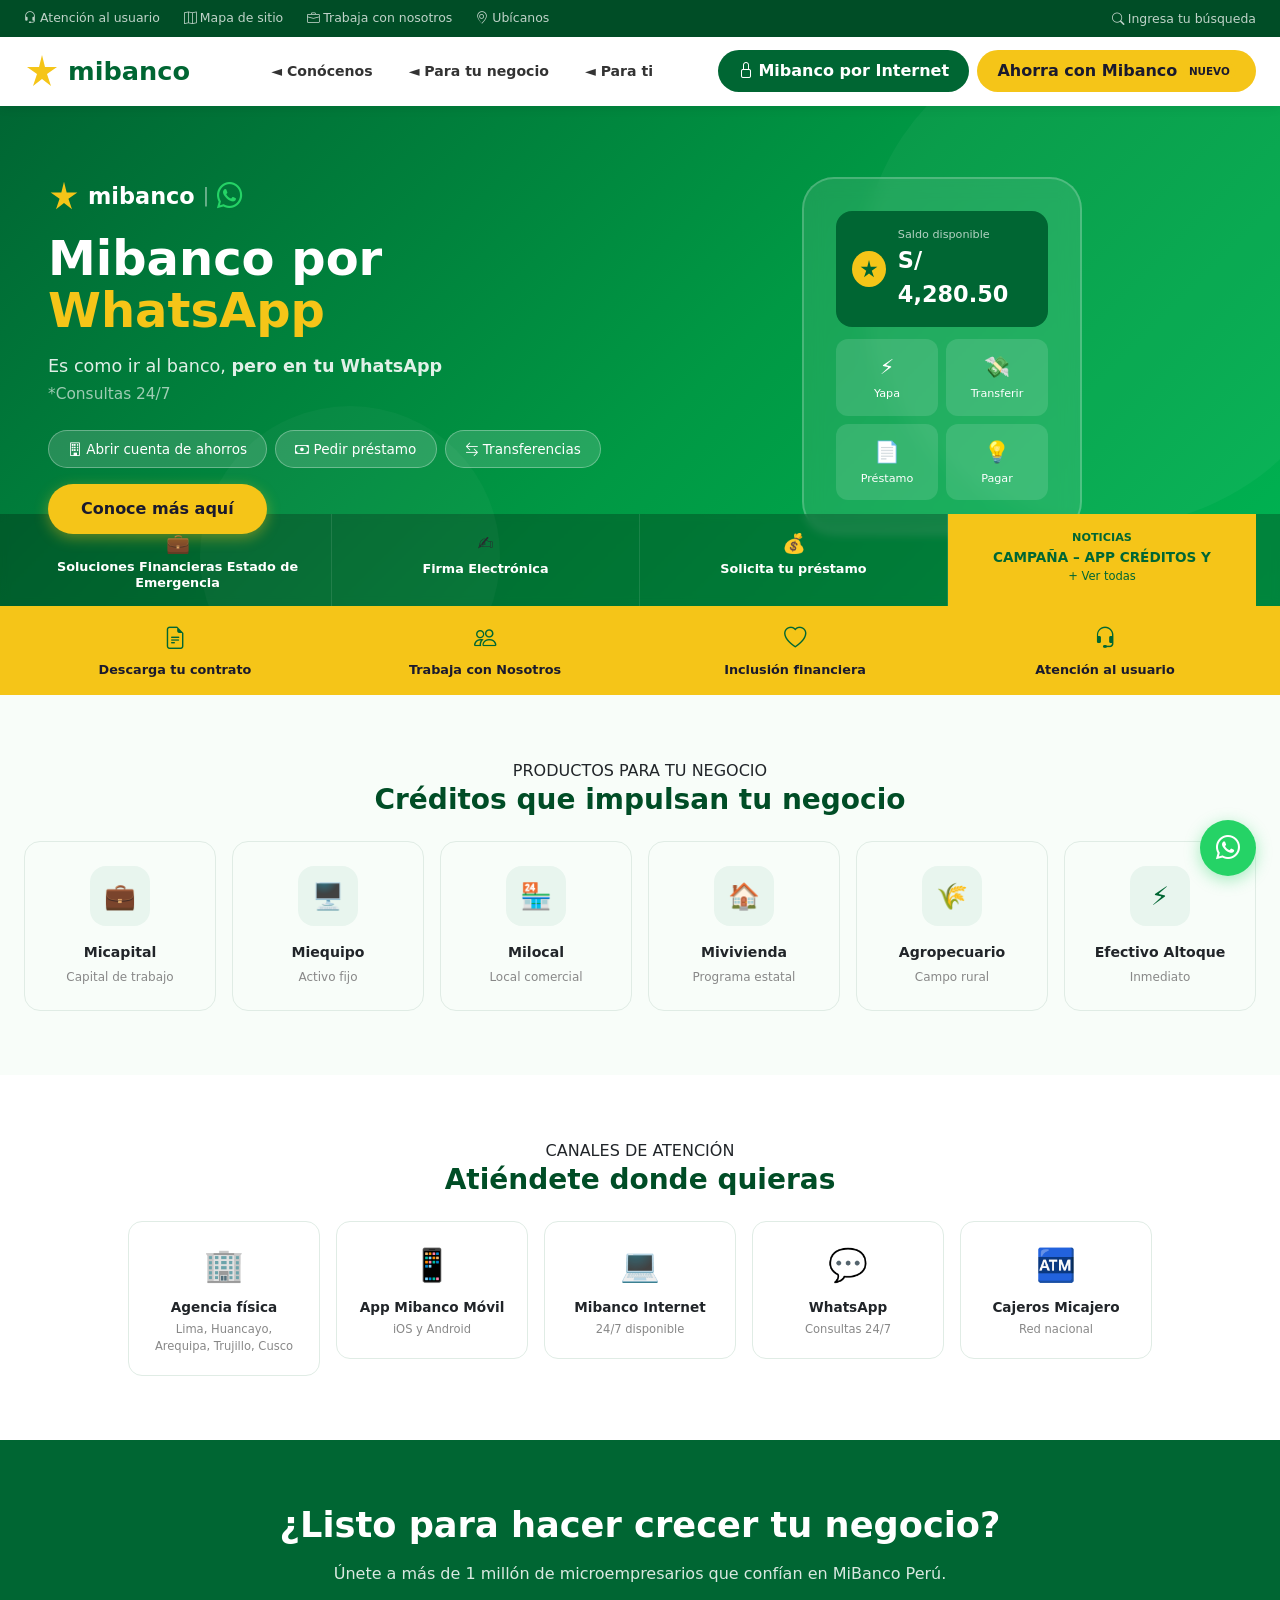
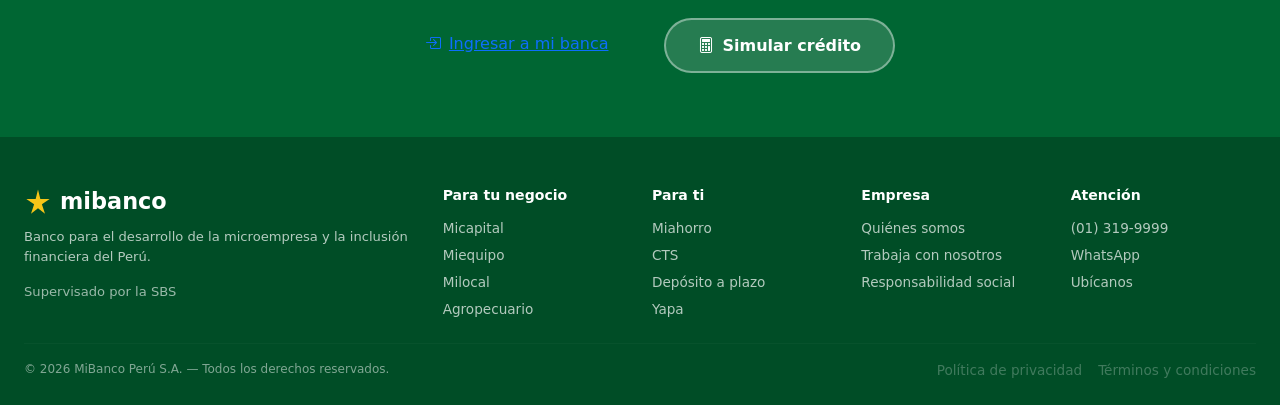
<file: mibanco-fixed/src/main/resources/templates/index.html>
<!DOCTYPE html>
<html lang="es" xmlns:th="http://www.thymeleaf.org">
<head>
    <meta charset="UTF-8"><meta name="viewport" content="width=device-width, initial-scale=1.0">
    <title>MiBanco Perú — Banca para tu negocio y para ti</title>
    <link href="https://cdn.jsdelivr.net/npm/bootstrap@5.3.2/dist/css/bootstrap.min.css" rel="stylesheet">
    <link rel="stylesheet" href="https://cdn.jsdelivr.net/npm/bootstrap-icons@1.11.3/font/bootstrap-icons.min.css">
    <link th:href="@{/css/mibanco.css}" rel="stylesheet">
    <style>
        body { margin:0; padding:0; }
        .topbar { background:#004d26; padding:0.4rem 0; }
        .topbar a { color:rgba(255,255,255,0.75); font-size:0.78rem; text-decoration:none; }
        .topbar a:hover { color:#fff; }
        .main-nav { background:#fff; box-shadow:0 2px 10px rgba(0,0,0,0.08); position:sticky; top:0; z-index:200; }
        .hero { background:linear-gradient(135deg,#006633 0%,#009944 55%,#00b352 100%); min-height:500px; display:flex; align-items:center; position:relative; overflow:hidden; }
        .hero::before { content:''; position:absolute; top:-80px; right:-80px; width:500px; height:500px; border-radius:50%; background:rgba(255,255,255,0.04); }
        .hero::after { content:''; position:absolute; bottom:-100px; left:200px; width:300px; height:300px; border-radius:50%; background:rgba(255,255,255,0.03); }
        .hero-text { color:#fff; z-index:1; }
        .product-card { border-radius:16px; padding:1.5rem; text-align:center; border:1.5px solid #e0ece5; transition:all 0.2s; cursor:pointer; height:100%; }
        .product-card:hover { border-color:#006633; box-shadow:0 8px 24px rgba(0,102,51,0.12); transform:translateY(-3px); }
        .product-icon { width:60px; height:60px; border-radius:16px; background:#e8f5ee; color:#006633; font-size:1.6rem; display:flex; align-items:center; justify-content:center; margin:0 auto 1rem; }
        .channel-card { background:#fff; border-radius:14px; padding:1.2rem; text-align:center; border:1px solid #e0ece5; }
        .section-green { background:#006633; color:#fff; padding:4rem 0; }
        .section-light { background:#f8fdf9; padding:4rem 0; }
        .footer-pub { background:#004d26; color:#fff; padding:3rem 0 1.5rem; }
        .footer-pub a { color:rgba(255,255,255,0.7); text-decoration:none; font-size:0.85rem; }
        .footer-pub a:hover { color:#F5C518; }
        .nav-link-pub { color:#333 !important; font-weight:600; font-size:0.88rem; padding:1rem 1rem !important; }
        .nav-link-pub:hover { color:#006633 !important; }
        .badge-nuevo { background:#F5C518; color:#1a1a2e; font-size:0.65rem; font-weight:800; padding:2px 6px; border-radius:8px; vertical-align:middle; }
        .whatsapp-float { position:fixed; bottom:1.5rem; right:1.5rem; z-index:999; width:56px; height:56px; border-radius:50%; background:#25D366; color:#fff; display:flex; align-items:center; justify-content:center; font-size:1.5rem; box-shadow:0 4px 16px rgba(37,211,102,0.4); text-decoration:none; animation:bounce 2s infinite; }
        @keyframes bounce { 0%,100%{transform:translateY(0)} 50%{transform:translateY(-6px)} }
    </style>
</head>
<body>

<!-- WhatsApp flotante -->
<a href="#" class="whatsapp-float" title="Mibanco por WhatsApp">
    <i class="bi bi-whatsapp"></i>
</a>

<!-- TOPBAR -->
<div class="topbar">
    <div class="container-fluid px-4">
        <div class="d-flex justify-content-between align-items-center">
            <div class="d-flex gap-4">
                <a href="#"><i class="bi bi-headset me-1"></i>Atención al usuario</a>
                <a href="#"><i class="bi bi-map me-1"></i>Mapa de sitio</a>
                <a href="#"><i class="bi bi-briefcase me-1"></i>Trabaja con nosotros</a>
                <a href="#"><i class="bi bi-geo-alt me-1"></i>Ubícanos</a>
            </div>
            <div>
                <a href="#" style="color:rgba(255,255,255,0.75); font-size:0.78rem;">
                    <i class="bi bi-search me-1"></i>Ingresa tu búsqueda
                </a>
            </div>
        </div>
    </div>
</div>

<!-- MAIN NAV -->
<nav class="main-nav navbar navbar-expand-lg">
    <div class="container-fluid px-4">
        <a href="/" class="navbar-brand d-flex align-items-center gap-2">
            <svg width="36" height="36" viewBox="0 0 36 36">
                <polygon points="18,2 21,14 33,14 23,21 27,33 18,26 9,33 13,21 3,14 15,14" fill="#F5C518"/>
            </svg>
            <span style="font-size:1.6rem; font-weight:900; color:#006633;">mibanco</span>
        </a>
        <button class="navbar-toggler" type="button" data-bs-toggle="collapse" data-bs-target="#navPub">
            <span class="navbar-toggler-icon"></span>
        </button>
        <div class="collapse navbar-collapse" id="navPub">
            <ul class="navbar-nav mx-auto gap-1">
                <li class="nav-item"><a class="nav-link nav-link-pub" href="#">◄ Conócenos</a></li>
                <li class="nav-item"><a class="nav-link nav-link-pub" href="#">◄ Para tu negocio</a></li>
                <li class="nav-item"><a class="nav-link nav-link-pub" href="#">◄ Para ti</a></li>
            </ul>
            <div class="d-flex gap-2">
                <a href="/login" class="btn" style="background:#006633; color:#fff; border-radius:50px; font-weight:700; padding:0.5rem 1.2rem;">
                    <i class="bi bi-lock me-1"></i>Mibanco por Internet
                </a>
                <a href="/login" class="btn" style="background:#F5C518; color:#1a1a2e; border-radius:50px; font-weight:700; padding:0.5rem 1.2rem;">
                    Ahorra con Mibanco <span class="badge-nuevo">NUEVO</span>
                </a>
            </div>
        </div>
    </div>
</nav>

<!-- HERO -->
<section class="hero">
    <div class="container-fluid px-5">
        <div class="row align-items-center g-4">
            <div class="col-lg-6 hero-text">
                <div class="d-flex align-items-center gap-2 mb-3">
                    <svg width="32" height="32" viewBox="0 0 36 36">
                        <polygon points="18,2 21,14 33,14 23,21 27,33 18,26 9,33 13,21 3,14 15,14" fill="#F5C518"/>
                    </svg>
                    <span style="font-size:1.4rem; font-weight:900;">mibanco</span>
                    <span style="opacity:0.5; font-size:1.2rem;">|</span>
                    <i class="bi bi-whatsapp" style="font-size:1.6rem; color:#25D366;"></i>
                </div>
                <h1 style="font-size:3rem; font-weight:900; line-height:1.1; margin-bottom:1rem;">
                    Mibanco por<br>
                    <span style="color:#F5C518;">WhatsApp</span>
                </h1>
                <p style="font-size:1.1rem; opacity:0.88; margin-bottom:1.5rem;">
                    Es como ir al banco, <strong>pero en tu WhatsApp</strong><br>
                    <small style="opacity:0.7;">*Consultas 24/7</small>
                </p>
                <div class="d-flex gap-2 flex-wrap">
                    <div style="background:rgba(255,255,255,0.15); border:1px solid rgba(255,255,255,0.3); border-radius:50px; padding:0.5rem 1.2rem; font-size:0.85rem;">
                        <i class="bi bi-building me-1"></i>Abrir cuenta de ahorros
                    </div>
                    <div style="background:rgba(255,255,255,0.15); border:1px solid rgba(255,255,255,0.3); border-radius:50px; padding:0.5rem 1.2rem; font-size:0.85rem;">
                        <i class="bi bi-cash me-1"></i>Pedir préstamo
                    </div>
                    <div style="background:rgba(255,255,255,0.15); border:1px solid rgba(255,255,255,0.3); border-radius:50px; padding:0.5rem 1.2rem; font-size:0.85rem;">
                        <i class="bi bi-arrow-left-right me-1"></i>Transferencias
                    </div>
                </div>
                <div class="mt-3">
                    <a href="#" class="btn" style="background:#F5C518; color:#1a1a2e; font-weight:800; border-radius:50px; padding:0.75rem 2rem; font-size:1rem; box-shadow:0 4px 14px rgba(245,197,24,0.4);">
                        Conoce más aquí
                    </a>
                </div>
            </div>
            <div class="col-lg-6 d-none d-lg-flex justify-content-center">
                <!-- Phone mockup -->
                <div style="background:rgba(255,255,255,0.1); border:2px solid rgba(255,255,255,0.2); border-radius:32px; padding:2rem; width:280px; backdrop-filter:blur(10px);">
                    <div style="background:#006633; border-radius:16px; padding:1rem; margin-bottom:0.75rem; display:flex; align-items:center; gap:0.75rem;">
                        <div style="width:36px; height:36px; border-radius:50%; background:#F5C518; display:flex; align-items:center; justify-content:center;">
                            <svg width="20" height="20" viewBox="0 0 36 36"><polygon points="18,2 21,14 33,14 23,21 27,33 18,26 9,33 13,21 3,14 15,14" fill="#006633"/></svg>
                        </div>
                        <div style="color:#fff;">
                            <div style="font-size:0.7rem; opacity:0.7;">Saldo disponible</div>
                            <div style="font-size:1.4rem; font-weight:800;">S/ 4,280.50</div>
                        </div>
                    </div>
                    <div style="display:grid; grid-template-columns:1fr 1fr; gap:0.5rem;">
                        <div style="background:rgba(255,255,255,0.12); border-radius:12px; padding:0.8rem; text-align:center; color:#fff;">
                            <div style="font-size:1.3rem;">⚡</div><div style="font-size:0.7rem; margin-top:3px;">Yapa</div>
                        </div>
                        <div style="background:rgba(255,255,255,0.12); border-radius:12px; padding:0.8rem; text-align:center; color:#fff;">
                            <div style="font-size:1.3rem;">💸</div><div style="font-size:0.7rem; margin-top:3px;">Transferir</div>
                        </div>
                        <div style="background:rgba(255,255,255,0.12); border-radius:12px; padding:0.8rem; text-align:center; color:#fff;">
                            <div style="font-size:1.3rem;">📄</div><div style="font-size:0.7rem; margin-top:3px;">Préstamo</div>
                        </div>
                        <div style="background:rgba(255,255,255,0.12); border-radius:12px; padding:0.8rem; text-align:center; color:#fff;">
                            <div style="font-size:1.3rem;">💡</div><div style="font-size:0.7rem; margin-top:3px;">Pagar</div>
                        </div>
                    </div>
                </div>
            </div>
        </div>
    </div>
    <!-- Bottom tabs -->
    <div style="position:absolute; bottom:0; left:0; right:0; background:rgba(0,0,0,0.25); backdrop-filter:blur(4px);">
        <div class="container-fluid px-4">
            <div class="row g-0">
                <div class="col-md-3 text-center py-3" style="border-right:1px solid rgba(255,255,255,0.1); cursor:pointer;" onclick="alert('Soluciones financieras para emergencias')">
                    <div style="font-size:1.2rem;">💼</div>
                    <div style="color:#fff; font-size:0.8rem; font-weight:600; line-height:1.2;">Soluciones Financieras Estado de Emergencia</div>
                </div>
                <div class="col-md-3 text-center py-3" style="border-right:1px solid rgba(255,255,255,0.1); cursor:pointer;" onclick="alert('Firma electrónica')">
                    <div style="font-size:1.2rem;">✍️</div>
                    <div style="color:#fff; font-size:0.8rem; font-weight:600;">Firma Electrónica</div>
                </div>
                <div class="col-md-3 text-center py-3" style="border-right:1px solid rgba(255,255,255,0.1); cursor:pointer;" onclick="window.location='/login'">
                    <div style="font-size:1.2rem;">💰</div>
                    <div style="color:#fff; font-size:0.8rem; font-weight:600;">Solicita tu préstamo</div>
                </div>
                <div class="col-md-3 text-center py-3" style="background:#F5C518; cursor:pointer;" onclick="alert('Campaña APP Créditos')">
                    <div style="font-size:0.7rem; color:#006633; font-weight:700; text-transform:uppercase;">NOTICIAS</div>
                    <div style="color:#006633; font-size:0.85rem; font-weight:800;">CAMPAÑA – APP CRÉDITOS Y</div>
                    <div style="color:#006633; font-size:0.72rem;">+ Ver todas</div>
                </div>
            </div>
        </div>
    </div>
</section>

<!-- Quick links bar -->
<div style="background:#F5C518; padding:1rem 0;">
    <div class="container-fluid px-4">
        <div class="row g-2 justify-content-center text-center">
            <div class="col-6 col-md-3" style="cursor:pointer;" onclick="alert('Descarga tu contrato')">
                <i class="bi bi-file-earmark-text" style="font-size:1.4rem; color:#006633;"></i>
                <div style="font-size:0.8rem; font-weight:600; color:#1a1a2e; margin-top:0.3rem;">Descarga tu contrato</div>
            </div>
            <div class="col-6 col-md-3" style="cursor:pointer;" onclick="alert('Trabaja con nosotros')">
                <i class="bi bi-people" style="font-size:1.4rem; color:#006633;"></i>
                <div style="font-size:0.8rem; font-weight:600; color:#1a1a2e; margin-top:0.3rem;">Trabaja con Nosotros</div>
            </div>
            <div class="col-6 col-md-3" style="cursor:pointer;" onclick="alert('Inclusión financiera')">
                <i class="bi bi-heart" style="font-size:1.4rem; color:#006633;"></i>
                <div style="font-size:0.8rem; font-weight:600; color:#1a1a2e; margin-top:0.3rem;">Inclusión financiera</div>
            </div>
            <div class="col-6 col-md-3" style="cursor:pointer;" onclick="alert('Atención al usuario')">
                <i class="bi bi-headset" style="font-size:1.4rem; color:#006633;"></i>
                <div style="font-size:0.8rem; font-weight:600; color:#1a1a2e; margin-top:0.3rem;">Atención al usuario</div>
            </div>
        </div>
    </div>
</div>

<!-- PRODUCTS SECTION -->
<section class="section-light">
    <div class="container-fluid px-4">
        <div class="text-center mb-4">
            <div class="section-title">PRODUCTOS PARA TU NEGOCIO</div>
            <h3 style="font-weight:800; color:#004d26;">Créditos que impulsan tu negocio</h3>
        </div>
        <div class="row g-3">
            <div class="col-6 col-md-4 col-lg-2">
                <div class="product-card" onclick="window.location='/login'">
                    <div class="product-icon">💼</div>
                    <div style="font-weight:700; font-size:0.88rem;">Micapital</div>
                    <div style="font-size:0.75rem; color:#888; margin-top:0.3rem;">Capital de trabajo</div>
                </div>
            </div>
            <div class="col-6 col-md-4 col-lg-2">
                <div class="product-card" onclick="window.location='/login'">
                    <div class="product-icon">🖥️</div>
                    <div style="font-weight:700; font-size:0.88rem;">Miequipo</div>
                    <div style="font-size:0.75rem; color:#888; margin-top:0.3rem;">Activo fijo</div>
                </div>
            </div>
            <div class="col-6 col-md-4 col-lg-2">
                <div class="product-card" onclick="window.location='/login'">
                    <div class="product-icon">🏪</div>
                    <div style="font-weight:700; font-size:0.88rem;">Milocal</div>
                    <div style="font-size:0.75rem; color:#888; margin-top:0.3rem;">Local comercial</div>
                </div>
            </div>
            <div class="col-6 col-md-4 col-lg-2">
                <div class="product-card" onclick="window.location='/login'">
                    <div class="product-icon">🏠</div>
                    <div style="font-weight:700; font-size:0.88rem;">Mivivienda</div>
                    <div style="font-size:0.75rem; color:#888; margin-top:0.3rem;">Programa estatal</div>
                </div>
            </div>
            <div class="col-6 col-md-4 col-lg-2">
                <div class="product-card" onclick="window.location='/login'">
                    <div class="product-icon">🌾</div>
                    <div style="font-weight:700; font-size:0.88rem;">Agropecuario</div>
                    <div style="font-size:0.75rem; color:#888; margin-top:0.3rem;">Campo rural</div>
                </div>
            </div>
            <div class="col-6 col-md-4 col-lg-2">
                <div class="product-card" onclick="window.location='/login'">
                    <div class="product-icon">⚡</div>
                    <div style="font-weight:700; font-size:0.88rem;">Efectivo Altoque</div>
                    <div style="font-size:0.75rem; color:#888; margin-top:0.3rem;">Inmediato</div>
                </div>
            </div>
        </div>
    </div>
</section>

<!-- CHANNELS -->
<section style="padding:4rem 0; background:#fff;">
    <div class="container-fluid px-4">
        <div class="text-center mb-4">
            <div class="section-title">CANALES DE ATENCIÓN</div>
            <h3 style="font-weight:800; color:#004d26;">Atiéndete donde quieras</h3>
        </div>
        <div class="row g-3 justify-content-center">
            <div class="col-6 col-md-4 col-lg-2">
                <div class="channel-card">
                    <div style="font-size:2rem; margin-bottom:0.5rem;">🏢</div>
                    <div style="font-weight:700; font-size:0.85rem;">Agencia física</div>
                    <div style="font-size:0.72rem; color:#888; margin-top:0.25rem;">Lima, Huancayo, Arequipa, Trujillo, Cusco</div>
                </div>
            </div>
            <div class="col-6 col-md-4 col-lg-2">
                <div class="channel-card">
                    <div style="font-size:2rem; margin-bottom:0.5rem;">📱</div>
                    <div style="font-weight:700; font-size:0.85rem;">App Mibanco Móvil</div>
                    <div style="font-size:0.72rem; color:#888; margin-top:0.25rem;">iOS y Android</div>
                </div>
            </div>
            <div class="col-6 col-md-4 col-lg-2">
                <div class="channel-card" onclick="window.location='/login'" style="cursor:pointer;">
                    <div style="font-size:2rem; margin-bottom:0.5rem;">💻</div>
                    <div style="font-weight:700; font-size:0.85rem;">Mibanco Internet</div>
                    <div style="font-size:0.72rem; color:#888; margin-top:0.25rem;">24/7 disponible</div>
                </div>
            </div>
            <div class="col-6 col-md-4 col-lg-2">
                <div class="channel-card">
                    <div style="font-size:2rem; margin-bottom:0.5rem;">💬</div>
                    <div style="font-weight:700; font-size:0.85rem;">WhatsApp</div>
                    <div style="font-size:0.72rem; color:#888; margin-top:0.25rem;">Consultas 24/7</div>
                </div>
            </div>
            <div class="col-6 col-md-4 col-lg-2">
                <div class="channel-card">
                    <div style="font-size:2rem; margin-bottom:0.5rem;">🏧</div>
                    <div style="font-weight:700; font-size:0.85rem;">Cajeros Micajero</div>
                    <div style="font-size:0.72rem; color:#888; margin-top:0.25rem;">Red nacional</div>
                </div>
            </div>
        </div>
    </div>
</section>

<!-- GREEN CTA -->
<section class="section-green text-center">
    <div class="container">
        <h2 style="font-weight:900; font-size:2.2rem; margin-bottom:1rem;">
            ¿Listo para hacer crecer tu negocio?
        </h2>
        <p style="opacity:0.85; font-size:1rem; margin-bottom:2rem;">
            Únete a más de 1 millón de microempresarios que confían en MiBanco Perú.
        </p>
        <div class="d-flex gap-3 justify-content-center flex-wrap">
            <a href="/login" class="btn-yellow" style="padding:0.85rem 2.5rem; font-size:1rem;">
                <i class="bi bi-box-arrow-in-right me-2"></i>Ingresar a mi banca
            </a>
            <a href="/simulador" class="btn" style="background:rgba(255,255,255,0.15); color:#fff; border:2px solid rgba(255,255,255,0.4); border-radius:50px; padding:0.85rem 2rem; font-weight:700;">
                <i class="bi bi-calculator me-2"></i>Simular crédito
            </a>
        </div>
    </div>
</section>

<!-- FOOTER -->
<footer class="footer-pub">
    <div class="container-fluid px-4">
        <div class="row g-4 mb-4">
            <div class="col-lg-4">
                <div class="d-flex align-items-center gap-2 mb-2">
                    <svg width="28" height="28" viewBox="0 0 36 36">
                        <polygon points="18,2 21,14 33,14 23,21 27,33 18,26 9,33 13,21 3,14 15,14" fill="#F5C518"/>
                    </svg>
                    <span style="font-size:1.4rem; font-weight:900;">mibanco</span>
                </div>
                <p style="font-size:0.82rem; opacity:0.7;">Banco para el desarrollo de la microempresa y la inclusión financiera del Perú.</p>
                <div style="font-size:0.82rem; opacity:0.6;">Supervisado por la SBS</div>
            </div>
            <div class="col-6 col-lg-2">
                <div style="font-weight:700; margin-bottom:0.75rem; font-size:0.88rem;">Para tu negocio</div>
                <div style="display:flex; flex-direction:column; gap:0.4rem;">
                    <a href="#">Micapital</a><a href="#">Miequipo</a><a href="#">Milocal</a><a href="#">Agropecuario</a>
                </div>
            </div>
            <div class="col-6 col-lg-2">
                <div style="font-weight:700; margin-bottom:0.75rem; font-size:0.88rem;">Para ti</div>
                <div style="display:flex; flex-direction:column; gap:0.4rem;">
                    <a href="#">Miahorro</a><a href="#">CTS</a><a href="#">Depósito a plazo</a><a href="#">Yapa</a>
                </div>
            </div>
            <div class="col-6 col-lg-2">
                <div style="font-weight:700; margin-bottom:0.75rem; font-size:0.88rem;">Empresa</div>
                <div style="display:flex; flex-direction:column; gap:0.4rem;">
                    <a href="#">Quiénes somos</a><a href="#">Trabaja con nosotros</a><a href="#">Responsabilidad social</a>
                </div>
            </div>
            <div class="col-6 col-lg-2">
                <div style="font-weight:700; margin-bottom:0.75rem; font-size:0.88rem;">Atención</div>
                <div style="display:flex; flex-direction:column; gap:0.4rem;">
                    <a href="#">(01) 319-9999</a><a href="#">WhatsApp</a><a href="#">Ubícanos</a>
                </div>
            </div>
        </div>
        <hr style="border-color:rgba(255,255,255,0.1);">
        <div class="d-flex justify-content-between flex-wrap gap-2">
            <div style="font-size:0.75rem; opacity:0.5;">© 2026 MiBanco Perú S.A. — Todos los derechos reservados.</div>
            <div style="font-size:0.75rem; opacity:0.5; display:flex; gap:1rem;">
                <a href="#" style="color:rgba(255,255,255,0.5); text-decoration:none;">Política de privacidad</a>
                <a href="#" style="color:rgba(255,255,255,0.5); text-decoration:none;">Términos y condiciones</a>
            </div>
        </div>
    </div>
</footer>

<script src="https://cdn.jsdelivr.net/npm/bootstrap@5.3.2/dist/js/bootstrap.bundle.min.js"></script>
</body>
</html>
</file>
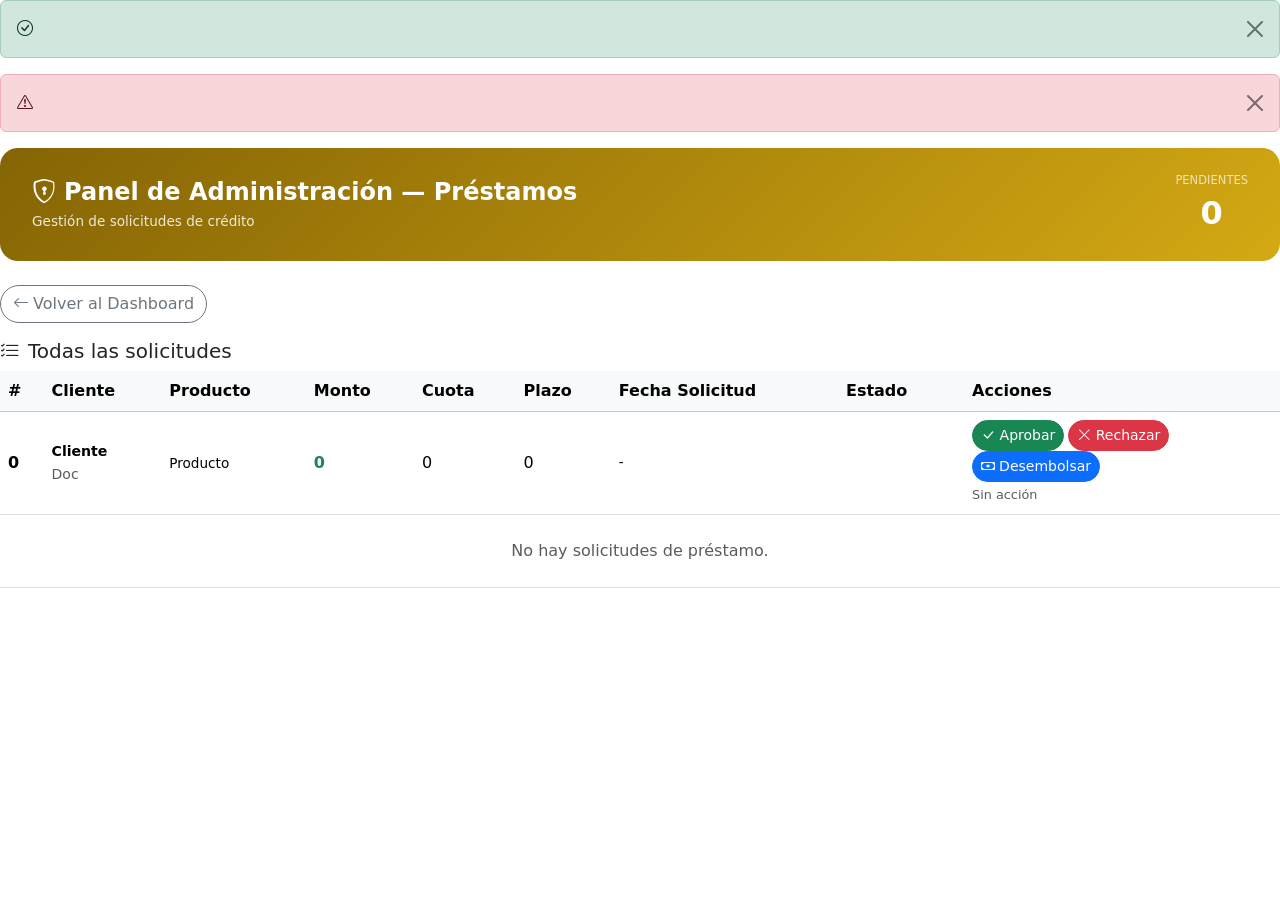
<file: mibanco-fixed/src/main/resources/templates/admin-prestamos.html>
<!DOCTYPE html>
<html lang="es" xmlns:th="http://www.thymeleaf.org">
<head>
    <meta charset="UTF-8">
    <meta name="viewport" content="width=device-width, initial-scale=1.0">
    <title>Admin — Préstamos | MiBanco Perú</title>
    <link href="https://cdn.jsdelivr.net/npm/bootstrap@5.3.2/dist/css/bootstrap.min.css" rel="stylesheet">
    <link rel="stylesheet" href="https://cdn.jsdelivr.net/npm/bootstrap-icons@1.11.3/font/bootstrap-icons.min.css">
    <link th:href="@{/css/mibanco.css}" rel="stylesheet">
</head>
<body>
<div th:replace="~{fragments/layout :: navbar}"></div>
<div class="main-content">

    <div th:if="${exito}" class="alert alert-success alert-dismissible fade show">
        <i class="bi bi-check-circle me-2"></i><span th:text="${exito}"></span>
        <button type="button" class="btn-close" data-bs-dismiss="alert"></button>
    </div>
    <div th:if="${error}" class="alert alert-danger alert-dismissible fade show">
        <i class="bi bi-exclamation-triangle me-2"></i><span th:text="${error}"></span>
        <button type="button" class="btn-close" data-bs-dismiss="alert"></button>
    </div>

    <!-- Header admin -->
    <div style="background:linear-gradient(135deg,#856404,#d4a914); border-radius:18px; padding:1.5rem 2rem; color:#fff; margin-bottom:1.5rem; display:flex; align-items:center; justify-content:space-between;">
        <div>
            <h4 style="font-weight:800; margin:0;"><i class="bi bi-shield-lock me-2"></i>Panel de Administración — Préstamos</h4>
            <div style="font-size:0.85rem; opacity:0.85; margin-top:0.3rem;">Gestión de solicitudes de crédito</div>
        </div>
        <div style="text-align:center;">
            <div style="font-size:0.72rem; opacity:0.7;">PENDIENTES</div>
            <div style="font-size:2rem; font-weight:800;" th:text="${pendientes}">0</div>
        </div>
    </div>

    <a href="/dashboard" class="btn btn-outline-secondary mb-3" style="border-radius:20px;">
        <i class="bi bi-arrow-left me-1"></i>Volver al Dashboard
    </a>

    <!-- Tabla de préstamos -->
    <div class="mb-card">
        <div class="mb-card-header">
            <h5><i class="bi bi-list-check me-2"></i>Todas las solicitudes</h5>
        </div>
        <div class="table-responsive">
            <table class="table table-hover align-middle">
                <thead class="table-light">
                    <tr>
                        <th>#</th>
                        <th>Cliente</th>
                        <th>Producto</th>
                        <th>Monto</th>
                        <th>Cuota</th>
                        <th>Plazo</th>
                        <th>Fecha Solicitud</th>
                        <th>Estado</th>
                        <th>Acciones</th>
                    </tr>
                </thead>
                <tbody>
                <tr th:each="p : ${prestamos}">
                    <td class="fw-bold" th:text="${p.id}">0</td>
                    <td>
                        <div class="fw-bold" style="font-size:0.88rem;" th:text="${p.cliente.nombreCompleto != null ? p.cliente.nombreCompleto : p.cliente.razonSocial}">Cliente</div>
                        <small class="text-muted" th:text="${p.cliente.dni != null ? 'DNI: ' + p.cliente.dni : 'RUC: ' + p.cliente.ruc}">Doc</small>
                    </td>
                    <td style="font-size:0.85rem;" th:text="${p.producto.nombre}">Producto</td>
                    <td class="fw-bold text-success" th:text="${'S/ ' + #numbers.formatDecimal(p.montoTotal, 1, 'COMMA', 2, 'POINT')}">0</td>
                    <td th:text="${'S/ ' + #numbers.formatDecimal(p.cuotaMensual, 1, 'COMMA', 2, 'POINT')}">0</td>
                    <td th:text="${p.plazoMeses} + ' m'">0</td>
                    <td style="font-size:0.83rem;" th:text="${p.fechaSolicitud}">-</td>
                    <td>
                        <span class="badge"
                              th:classappend="${p.estado.name() == 'PENDIENTE' ? 'bg-warning text-dark' :
                                              (p.estado.name() == 'APROBADO' ? 'bg-info' :
                                              (p.estado.name() == 'DESEMBOLSADO' ? 'bg-success' :
                                              (p.estado.name() == 'MOROSO' ? 'bg-danger' : 'bg-secondary')))}"
                              th:text="${p.estado.name()}">ESTADO</span>
                    </td>
                    <td>
                        <!-- Aprobar/Rechazar si PENDIENTE -->
                        <div th:if="${p.estado.name() == 'PENDIENTE'}" class="d-flex gap-1">
                            <form th:action="@{/admin/prestamos/{id}/aprobar(id=${p.id})}" method="post" style="display:inline;">
                                <button type="submit" class="btn btn-success btn-sm" style="border-radius:20px;"
                                        onclick="return confirm('¿Aprobar préstamo #' + [[${p.id}]] + '?')">
                                    <i class="bi bi-check-lg"></i> Aprobar
                                </button>
                            </form>
                            <form th:action="@{/admin/prestamos/{id}/rechazar(id=${p.id})}" method="post" style="display:inline;">
                                <button type="submit" class="btn btn-danger btn-sm" style="border-radius:20px;"
                                        onclick="return confirm('¿Rechazar préstamo #' + [[${p.id}]] + '?')">
                                    <i class="bi bi-x-lg"></i> Rechazar
                                </button>
                            </form>
                        </div>
                        <!-- Desembolsar si APROBADO -->
                        <div th:if="${p.estado.name() == 'APROBADO'}">
                            <form th:action="@{/admin/prestamos/{id}/desembolsar(id=${p.id})}" method="post">
                                <button type="submit" class="btn btn-primary btn-sm" style="border-radius:20px;"
                                        onclick="return confirm('¿Desembolsar S/ ' + [[${p.montoTotal}]] + ' al cliente?')">
                                    <i class="bi bi-cash me-1"></i>Desembolsar
                                </button>
                            </form>
                        </div>
                        <!-- Sin acción si ya está en otro estado -->
                        <span th:if="${p.estado.name() != 'PENDIENTE' and p.estado.name() != 'APROBADO'}"
                              class="text-muted" style="font-size:0.8rem;">Sin acción</span>
                    </td>
                </tr>
                <tr th:if="${prestamos == null or prestamos.isEmpty()}">
                    <td colspan="9" class="text-center text-muted py-4">No hay solicitudes de préstamo.</td>
                </tr>
                </tbody>
            </table>
        </div>
    </div>
</div>
<script src="https://cdn.jsdelivr.net/npm/bootstrap@5.3.2/dist/js/bootstrap.bundle.min.js"></script>
</body>
</html>
</file>
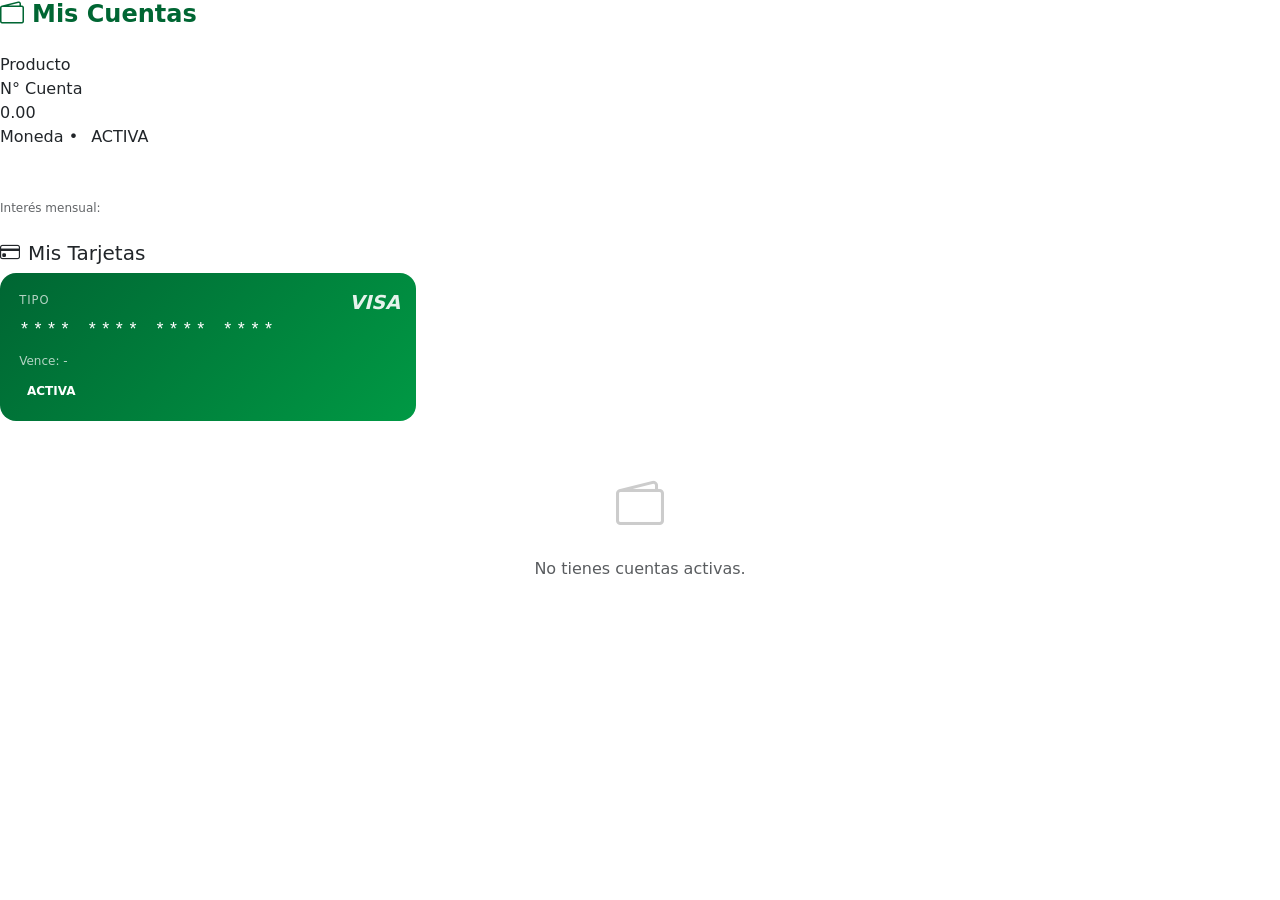
<file: mibanco-fixed/src/main/resources/templates/cuentas.html>
<!DOCTYPE html>
<html lang="es" xmlns:th="http://www.thymeleaf.org">
<head>
    <meta charset="UTF-8"><meta name="viewport" content="width=device-width, initial-scale=1.0">
    <title>Mis Cuentas | MiBanco Perú</title>
    <link href="https://cdn.jsdelivr.net/npm/bootstrap@5.3.2/dist/css/bootstrap.min.css" rel="stylesheet">
    <link rel="stylesheet" href="https://cdn.jsdelivr.net/npm/bootstrap-icons@1.11.3/font/bootstrap-icons.min.css">
    <link th:href="@{/css/mibanco.css}" rel="stylesheet">
</head>
<body>
<div th:replace="~{fragments/layout :: navbar}"></div>
<div class="main-content">
    <h4 style="font-weight:800; color:#006633;" class="mb-4"><i class="bi bi-wallet2 me-2"></i>Mis Cuentas</h4>

    <div th:if="${cuentas != null and !cuentas.isEmpty()}">
        <div class="row g-4 mb-4">
            <div class="col-md-6 col-lg-4" th:each="cuenta : ${cuentas}">
                <div th:class="${cuenta.moneda.name() == 'PEN' ? 'account-card pen-card' : 'account-card usd-card'}" style="cursor:default;">
                    <div class="card-product" th:text="${cuenta.producto}">Producto</div>
                    <div class="card-number" th:text="${cuenta.numeroCuenta}">N° Cuenta</div>
                    <div class="card-balance"
                         th:text="${(cuenta.moneda.name() == 'PEN' ? 'S/ ' : '$ ') + #numbers.formatDecimal(cuenta.saldo, 1, 'COMMA', 2, 'POINT')}">0.00</div>
                    <div class="card-currency">
                        <span th:text="${cuenta.moneda.name() == 'PEN' ? 'Soles (PEN)' : 'Dólares (USD)'}">Moneda</span>
                        •
                        <span style="background:rgba(255,255,255,0.2); padding:1px 8px; border-radius:10px;" th:text="${cuenta.estado.name()}">ACTIVA</span>
                    </div>
                    <div class="mt-3 d-flex gap-2">
                        <a href="/movimientos" class="btn btn-sm" style="background:rgba(255,255,255,0.2); color:#fff; border-radius:20px; font-size:0.75rem; border:none;">
                            <i class="bi bi-clock-history me-1"></i>Movimientos
                        </a>
                        <a href="/transferencias" class="btn btn-sm" style="background:rgba(255,255,255,0.15); color:#fff; border-radius:20px; font-size:0.75rem; border:none;">
                            <i class="bi bi-send me-1"></i>Transferir
                        </a>
                    </div>
                    <div class="mt-2" style="font-size:0.75rem; opacity:0.7;"
                         th:if="${cuenta.interesMensual != null and cuenta.interesMensual.compareTo(T(java.math.BigDecimal).ZERO) > 0}">
                        Interés mensual: <span th:text="${#numbers.formatDecimal(cuenta.interesMensual.multiply(T(java.math.BigDecimal).valueOf(100)), 1, 'COMMA', 2, 'POINT') + '%'}"></span>
                    </div>
                </div>
            </div>
        </div>

        <!-- Tarjetas asociadas -->
        <div th:if="${tarjetas != null and !tarjetas.isEmpty()}" class="mb-card">
            <div class="mb-card-header">
                <h5><i class="bi bi-credit-card me-2 text-green"></i>Mis Tarjetas</h5>
            </div>
            <div class="row g-3">
                <div class="col-md-6 col-lg-4" th:each="t : ${tarjetas}">
                    <div style="border-radius:16px; padding:1.2rem; background:linear-gradient(135deg,#006633,#009944); color:#fff; position:relative; overflow:hidden;">
                        <div style="font-size:0.72rem; opacity:0.7; text-transform:uppercase; letter-spacing:1px;" th:text="${t.tipo.name()}">TIPO</div>
                        <div style="font-family:monospace; font-size:1.1rem; letter-spacing:3px; margin:0.5rem 0;" th:text="${t.numeroEnmascarado}">**** **** **** ****</div>
                        <div style="font-size:0.75rem; opacity:0.7;">Vence: <span th:text="${t.fechaVencimiento}">-</span></div>
                        <div style="position:absolute; top:1rem; right:1rem; font-size:1.2rem; font-weight:900; font-style:italic; opacity:0.9;">VISA</div>
                        <div class="mt-2">
                            <span class="badge" th:classappend="${t.estado.name() == 'ACTIVA' ? 'bg-success' : 'bg-danger'}" th:text="${t.estado.name()}">ACTIVA</span>
                        </div>
                    </div>
                </div>
            </div>
        </div>
    </div>

    <div th:if="${cuentas == null or cuentas.isEmpty()}" class="text-center text-muted py-5">
        <i class="bi bi-wallet2" style="font-size:3rem; color:#ccc;"></i>
        <p class="mt-3">No tienes cuentas activas.</p>
    </div>
</div>
<script src="https://cdn.jsdelivr.net/npm/bootstrap@5.3.2/dist/js/bootstrap.bundle.min.js"></script>
</body>
</html>
</file>
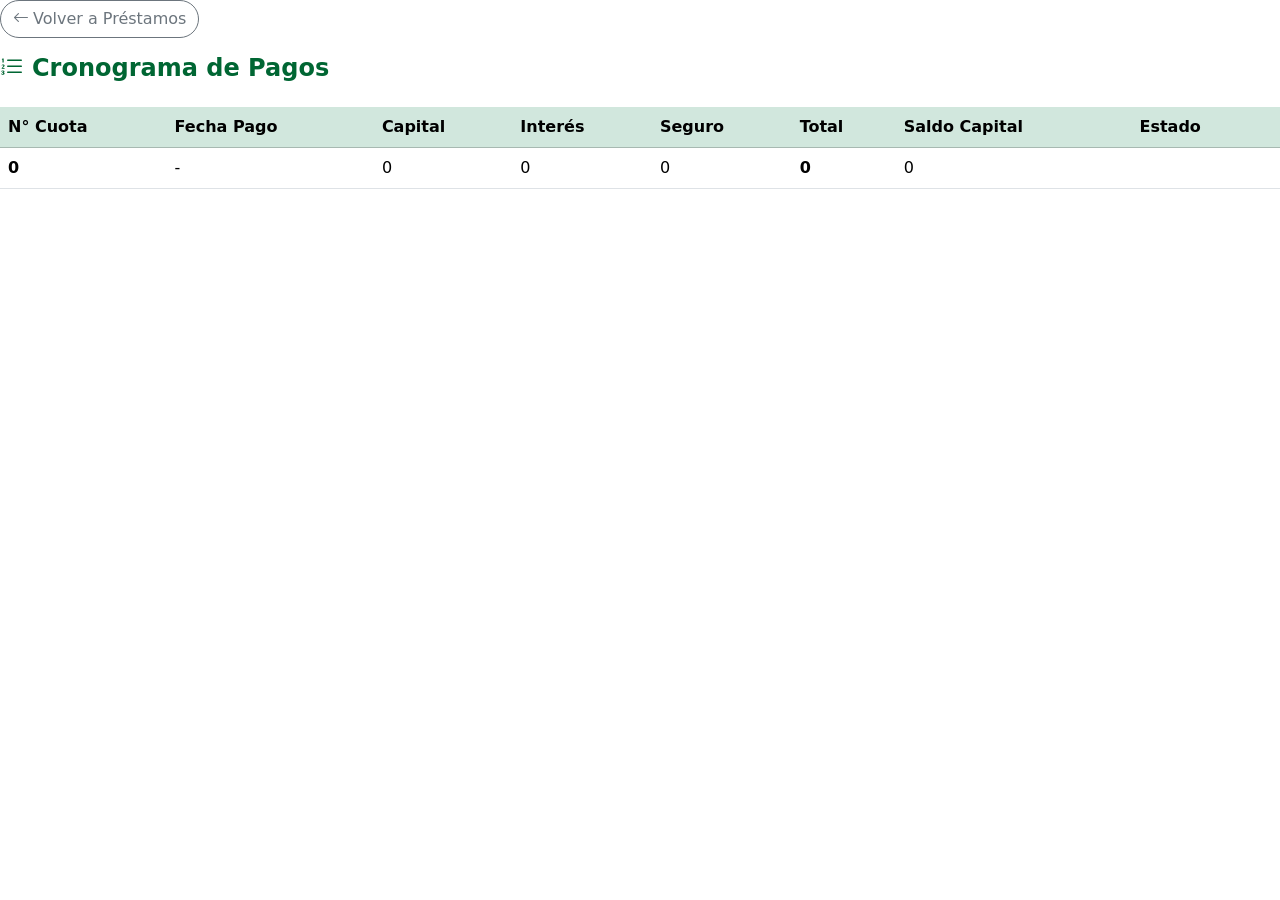
<file: mibanco-fixed/src/main/resources/templates/cuotas.html>
<!DOCTYPE html>
<html lang="es" xmlns:th="http://www.thymeleaf.org">
<head>
    <meta charset="UTF-8">
    <meta name="viewport" content="width=device-width, initial-scale=1.0">
    <title>Cronograma de Cuotas | MiBanco Perú</title>
    <link href="https://cdn.jsdelivr.net/npm/bootstrap@5.3.2/dist/css/bootstrap.min.css" rel="stylesheet">
    <link rel="stylesheet" href="https://cdn.jsdelivr.net/npm/bootstrap-icons@1.11.3/font/bootstrap-icons.min.css">
    <link th:href="@{/css/mibanco.css}" rel="stylesheet">
</head>
<body>
<div th:replace="~{fragments/layout :: navbar}"></div>
<div class="main-content">
    <a href="/prestamos" class="btn btn-outline-secondary mb-3" style="border-radius:20px;">
        <i class="bi bi-arrow-left me-1"></i>Volver a Préstamos
    </a>
    <h4 style="font-weight:800; color:#006633;" class="mb-4"><i class="bi bi-list-ol me-2"></i>Cronograma de Pagos</h4>
    <div class="mb-card">
        <div class="table-responsive">
            <table class="table table-hover align-middle">
                <thead class="table-success">
                    <tr>
                        <th>N° Cuota</th><th>Fecha Pago</th><th>Capital</th><th>Interés</th>
                        <th>Seguro</th><th>Total</th><th>Saldo Capital</th><th>Estado</th>
                    </tr>
                </thead>
                <tbody>
                <tr th:each="c : ${cuotas}"
                    th:classappend="${c.estado.name() == 'PAGADA' ? 'table-success' : (c.estado.name() == 'MOROSA' ? 'table-danger' : '')}">
                    <td class="fw-bold" th:text="${c.numeroCuota}">0</td>
                    <td th:text="${c.fechaPagoProgramada}">-</td>
                    <td th:text="${'S/ ' + #numbers.formatDecimal(c.capital, 1, 'COMMA', 2, 'POINT')}">0</td>
                    <td th:text="${'S/ ' + #numbers.formatDecimal(c.interes, 1, 'COMMA', 2, 'POINT')}">0</td>
                    <td th:text="${'S/ ' + #numbers.formatDecimal(c.seguro, 1, 'COMMA', 2, 'POINT')}">0</td>
                    <td class="fw-bold" th:text="${'S/ ' + #numbers.formatDecimal(c.montoTotal, 1, 'COMMA', 2, 'POINT')}">0</td>
                    <td th:text="${'S/ ' + #numbers.formatDecimal(c.saldoCapital, 1, 'COMMA', 2, 'POINT')}">0</td>
                    <td>
                        <span class="badge"
                              th:classappend="${c.estado.name() == 'PAGADA' ? 'bg-success' : (c.estado.name() == 'MOROSA' ? 'bg-danger' : 'bg-secondary')}"
                              th:text="${c.estado.name()}">ESTADO</span>
                    </td>
                </tr>
                </tbody>
            </table>
        </div>
    </div>
</div>
<script src="https://cdn.jsdelivr.net/npm/bootstrap@5.3.2/dist/js/bootstrap.bundle.min.js"></script>
</body>
</html>
</file>
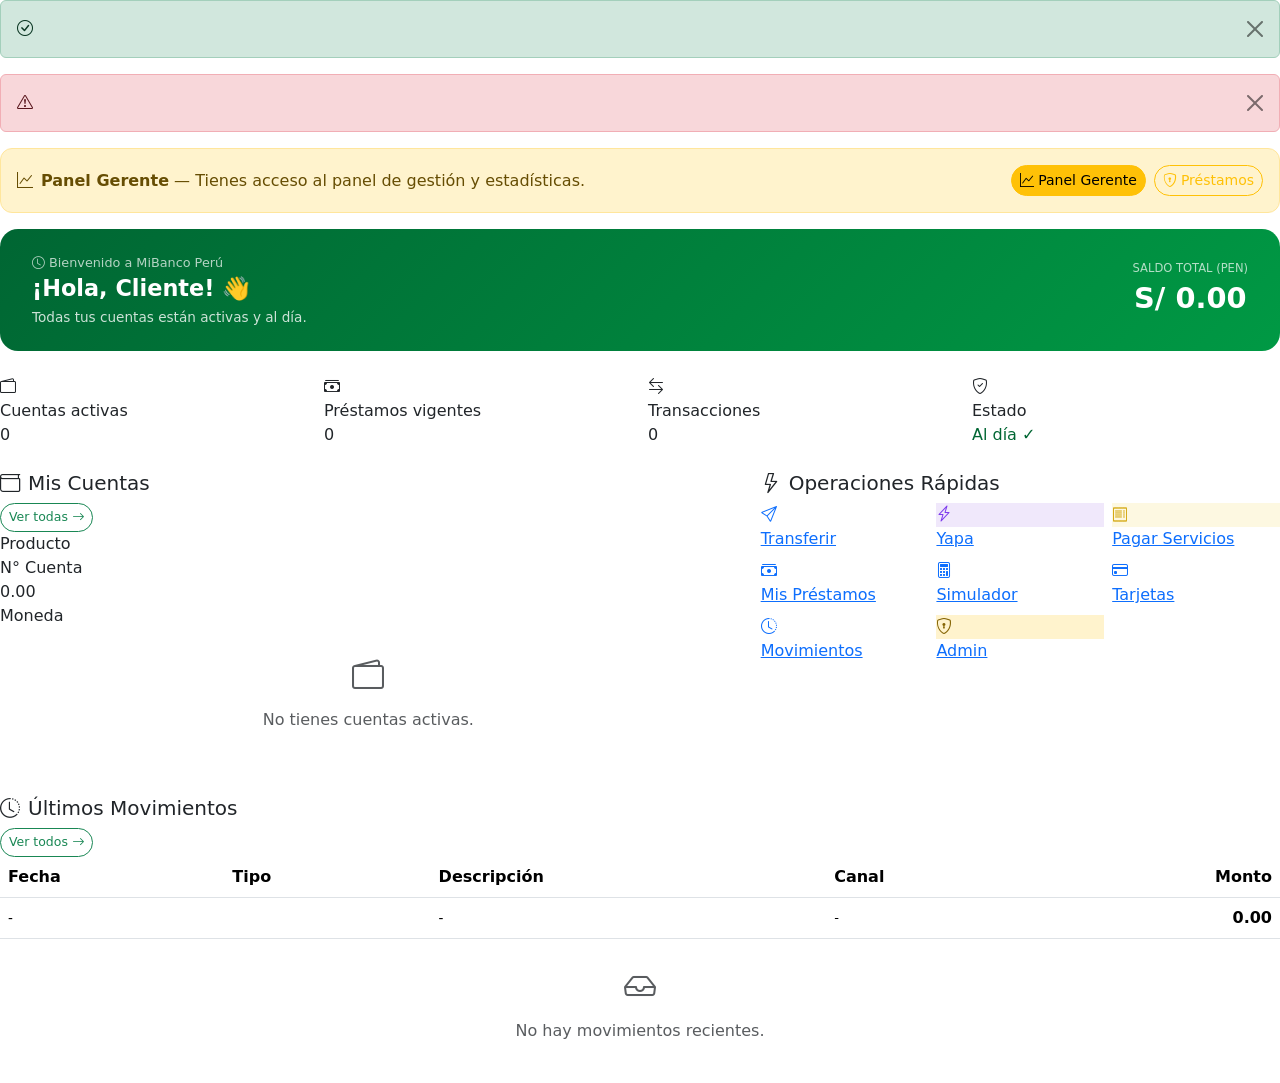
<file: mibanco-fixed/src/main/resources/templates/dashboard.html>
<!DOCTYPE html>
<html lang="es" xmlns:th="http://www.thymeleaf.org">
<head>
    <meta charset="UTF-8">
    <meta name="viewport" content="width=device-width, initial-scale=1.0">
    <title>Dashboard | MiBanco Perú</title>
    <link href="https://cdn.jsdelivr.net/npm/bootstrap@5.3.2/dist/css/bootstrap.min.css" rel="stylesheet">
    <link rel="stylesheet" href="https://cdn.jsdelivr.net/npm/bootstrap-icons@1.11.3/font/bootstrap-icons.min.css">
    <link th:href="@{/css/mibanco.css}" rel="stylesheet">
</head>
<body>
<div th:replace="~{fragments/layout :: navbar}"></div>
<div class="main-content">

    <!-- Alertas flash -->
    <div th:if="${exito}" class="alert alert-success alert-dismissible fade show" role="alert">
        <i class="bi bi-check-circle me-2"></i><span th:text="${exito}"></span>
        <button type="button" class="btn-close" data-bs-dismiss="alert"></button>
    </div>
    <div th:if="${error}" class="alert alert-danger alert-dismissible fade show" role="alert">
        <i class="bi bi-exclamation-triangle me-2"></i><span th:text="${error}"></span>
        <button type="button" class="btn-close" data-bs-dismiss="alert"></button>
    </div>

    <!-- Link admin si corresponde -->
    <div th:if="${esAdmin}" class="alert alert-warning d-flex align-items-center justify-content-between mb-3" style="border-radius:12px;">
        <span><i class="bi bi-graph-up me-2"></i><strong>Panel Gerente</strong> — Tienes acceso al panel de gestión y estadísticas.</span>
        <div class="d-flex gap-2">
            <a href="/gerente" class="btn btn-warning btn-sm" style="border-radius:20px;"><i class="bi bi-graph-up me-1"></i>Panel Gerente</a>
            <a href="/admin/prestamos" class="btn btn-outline-warning btn-sm" style="border-radius:20px;"><i class="bi bi-shield-lock me-1"></i>Préstamos</a>
        </div>
    </div>

    <!-- Welcome Banner -->
    <div class="welcome-banner mb-4"
         style="background:linear-gradient(135deg,#006633 0%,#009944 100%);
                border-radius:18px; padding:1.5rem 2rem; color:#fff;
                display:flex; align-items:center; justify-content:space-between;">
        <div>
            <div style="font-size:0.8rem; opacity:0.7; margin-bottom:0.2rem;">
                <i class="bi bi-clock me-1"></i>Bienvenido a MiBanco Perú
            </div>
            <h4 style="font-weight:800; margin:0; font-size:1.4rem;">
                ¡Hola, <span th:text="${nombreCliente}">Cliente</span>! 👋
            </h4>
            <div style="font-size:0.85rem; opacity:0.8; margin-top:0.3rem;">
                Todas tus cuentas están activas y al día.
            </div>
        </div>
        <div class="d-none d-md-flex align-items-center gap-3">
            <div style="text-align:center;">
                <div style="font-size:0.72rem; opacity:0.7;">SALDO TOTAL (PEN)</div>
                <div style="font-size:1.8rem; font-weight:800;">S/ <span th:text="${#numbers.formatDecimal(saldoTotal, 1, 'COMMA', 2, 'POINT')}">0.00</span></div>
            </div>
        </div>
    </div>

    <!-- Stats -->
    <div class="row g-3 mb-4">
        <div class="col-6 col-md-3">
            <div class="stat-card">
                <div class="stat-icon green"><i class="bi bi-wallet2"></i></div>
                <div>
                    <div class="stat-label">Cuentas activas</div>
                    <div class="stat-value" th:text="${numCuentas}">0</div>
                </div>
            </div>
        </div>
        <div class="col-6 col-md-3">
            <div class="stat-card">
                <div class="stat-icon yellow"><i class="bi bi-cash-stack"></i></div>
                <div>
                    <div class="stat-label">Préstamos vigentes</div>
                    <div class="stat-value" th:text="${numPrestamos}">0</div>
                </div>
            </div>
        </div>
        <div class="col-6 col-md-3">
            <div class="stat-card">
                <div class="stat-icon blue"><i class="bi bi-arrow-left-right"></i></div>
                <div>
                    <div class="stat-label">Transacciones</div>
                    <div class="stat-value" th:text="${movimientos != null ? movimientos.size() : 0}">0</div>
                </div>
            </div>
        </div>
        <div class="col-6 col-md-3">
            <div class="stat-card">
                <div class="stat-icon green"><i class="bi bi-shield-check"></i></div>
                <div>
                    <div class="stat-label">Estado</div>
                    <div class="stat-value" style="font-size:1rem; color:#006633;">Al día ✓</div>
                </div>
            </div>
        </div>
    </div>

    <!-- Cuentas + Acciones -->
    <div class="row g-4 mb-4">
        <div class="col-lg-7">
            <div class="mb-card">
                <div class="mb-card-header">
                    <h5><i class="bi bi-wallet me-2 text-green"></i>Mis Cuentas</h5>
                    <a href="/cuentas" class="btn btn-sm btn-outline-success" style="border-radius:20px; font-size:0.78rem;">Ver todas <i class="bi bi-arrow-right"></i></a>
                </div>
                <div class="row g-3" th:if="${cuentas != null and !cuentas.isEmpty()}">
                    <div class="col-sm-6" th:each="cuenta : ${cuentas}">
                        <div th:class="${cuenta.moneda.name() == 'PEN' ? 'account-card pen-card' : 'account-card usd-card'}">
                            <div class="card-product" th:text="${cuenta.producto}">Producto</div>
                            <div class="card-number" th:text="${cuenta.numeroCuenta}">N° Cuenta</div>
                            <div class="card-balance"
                                 th:text="${(cuenta.moneda.name() == 'PEN' ? 'S/ ' : '$ ') + #numbers.formatDecimal(cuenta.saldo, 1, 'COMMA', 2, 'POINT')}">0.00</div>
                            <div class="card-currency" th:text="${cuenta.moneda.name() == 'PEN' ? 'Soles (PEN)' : 'Dólares (USD)'}">Moneda</div>
                        </div>
                    </div>
                </div>
                <div th:if="${cuentas == null or cuentas.isEmpty()}" class="text-center text-muted py-4">
                    <i class="bi bi-wallet2" style="font-size:2rem;"></i>
                    <p class="mt-2">No tienes cuentas activas.</p>
                </div>
            </div>
        </div>
        <div class="col-lg-5">
            <div class="mb-card">
                <div class="mb-card-header"><h5><i class="bi bi-lightning me-2 text-green"></i>Operaciones Rápidas</h5></div>
                <div class="row g-2">
                    <div class="col-4"><a href="/transferencias" class="quick-action"><div class="qa-icon"><i class="bi bi-send"></i></div><span>Transferir</span></a></div>
                    <div class="col-4"><a href="/yapa" class="quick-action"><div class="qa-icon" style="background:#f0e8fb; color:#7c3aed;"><i class="bi bi-lightning-charge"></i></div><span>Yapa</span></a></div>
                    <div class="col-4"><a href="/pagos" class="quick-action"><div class="qa-icon" style="background:#fdf8e1; color:#d4a914;"><i class="bi bi-receipt"></i></div><span>Pagar Servicios</span></a></div>
                    <div class="col-4"><a href="/prestamos" class="quick-action"><div class="qa-icon"><i class="bi bi-cash-stack"></i></div><span>Mis Préstamos</span></a></div>
                    <div class="col-4"><a href="/simulador" class="quick-action"><div class="qa-icon"><i class="bi bi-calculator"></i></div><span>Simulador</span></a></div>
                    <div class="col-4"><a href="/tarjetas" class="quick-action"><div class="qa-icon"><i class="bi bi-credit-card"></i></div><span>Tarjetas</span></a></div>
                    <div class="col-4"><a href="/movimientos" class="quick-action"><div class="qa-icon"><i class="bi bi-clock-history"></i></div><span>Movimientos</span></a></div>
                    <div th:if="${esAdmin}" class="col-4">
                        <a href="/admin/prestamos" class="quick-action">
                            <div class="qa-icon" style="background:#fff3cd; color:#856404;"><i class="bi bi-shield-lock"></i></div>
                            <span>Admin</span>
                        </a>
                    </div>
                </div>
            </div>
        </div>
    </div>

    <!-- Últimos movimientos -->
    <div class="mb-card">
        <div class="mb-card-header">
            <h5><i class="bi bi-clock-history me-2 text-green"></i>Últimos Movimientos</h5>
            <a href="/movimientos" class="btn btn-sm btn-outline-success" style="border-radius:20px; font-size:0.78rem;">Ver todos <i class="bi bi-arrow-right"></i></a>
        </div>
        <div th:if="${movimientos != null and !movimientos.isEmpty()}">
            <div class="table-responsive">
                <table class="table table-hover align-middle mb-0">
                    <thead><tr><th>Fecha</th><th>Tipo</th><th>Descripción</th><th>Canal</th><th class="text-end">Monto</th></tr></thead>
                    <tbody>
                    <tr th:each="tx : ${movimientos}">
                        <td style="font-size:0.85rem;" th:text="${tx.fecha}">-</td>
                        <td><span class="badge" th:classappend="${tx.tipo.name() == 'DEPOSITO' ? 'bg-success' : (tx.tipo.name() == 'RETIRO' ? 'bg-danger' : 'bg-primary')}"
                                 th:text="${tx.tipo.name()}">TIPO</span></td>
                        <td style="font-size:0.85rem;" th:text="${tx.descripcion}">-</td>
                        <td style="font-size:0.82rem;" th:text="${tx.canal}">-</td>
                        <td class="text-end fw-bold"
                            th:classappend="${tx.tipo.name() == 'DEPOSITO' ? 'text-success' : 'text-danger'}"
                            th:text="${(tx.tipo.name() == 'DEPOSITO' ? '+' : '-') + 'S/ ' + #numbers.formatDecimal(tx.monto, 1, 'COMMA', 2, 'POINT')}">0.00</td>
                    </tr>
                    </tbody>
                </table>
            </div>
        </div>
        <div th:if="${movimientos == null or movimientos.isEmpty()}" class="text-center text-muted py-4">
            <i class="bi bi-inbox" style="font-size:2rem;"></i>
            <p class="mt-2">No hay movimientos recientes.</p>
        </div>
    </div>
</div>
<script src="https://cdn.jsdelivr.net/npm/bootstrap@5.3.2/dist/js/bootstrap.bundle.min.js"></script>
</body>
</html>
</file>
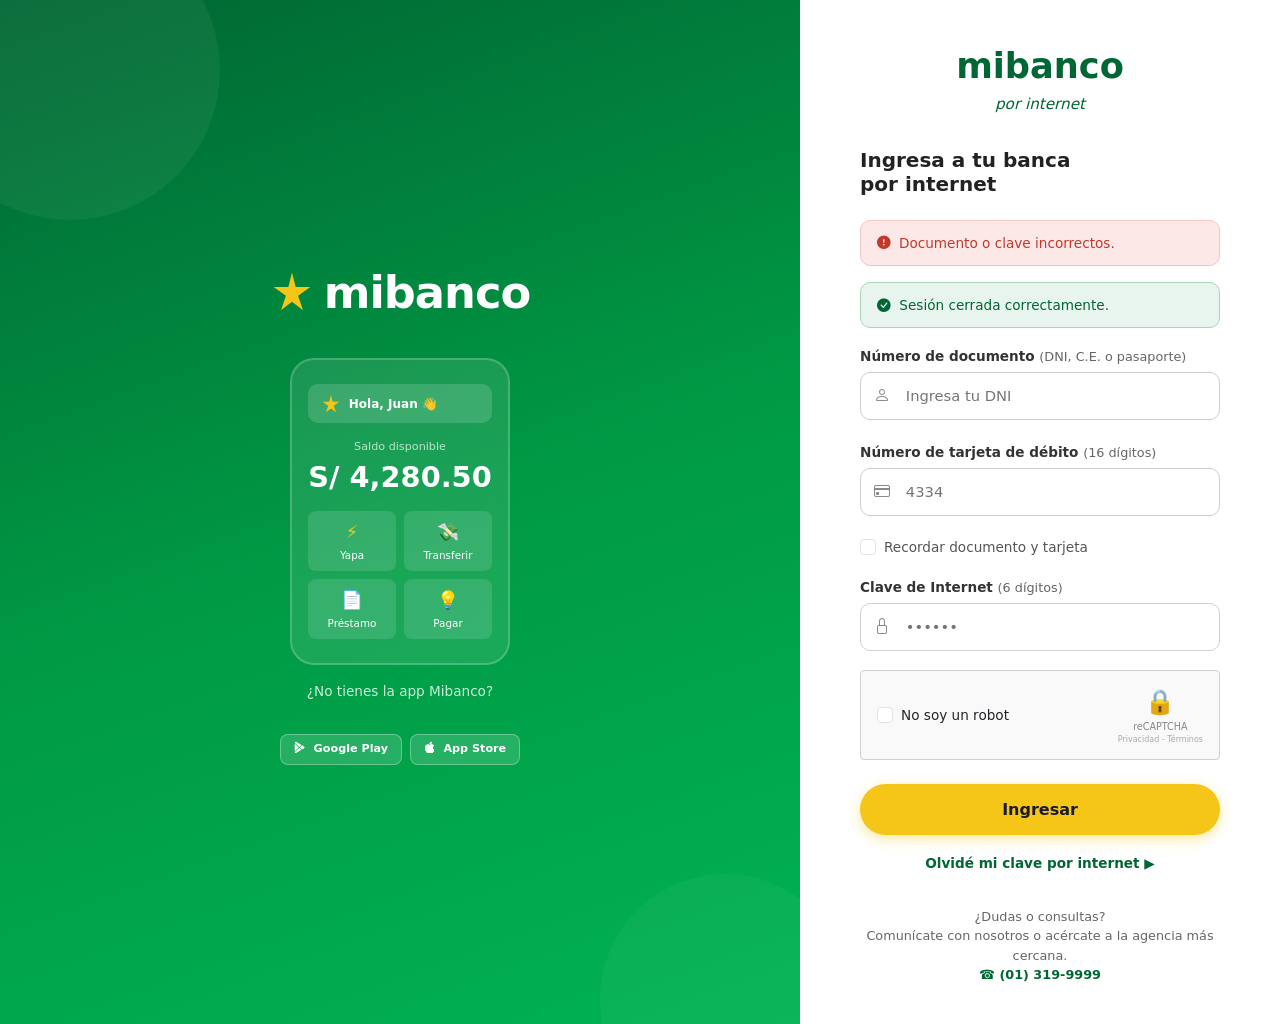
<file: mibanco-fixed/src/main/resources/templates/login.html>
<!DOCTYPE html>
<html lang="es" xmlns:th="http://www.thymeleaf.org">
<head>
    <meta charset="UTF-8">
    <meta name="viewport" content="width=device-width, initial-scale=1.0">
    <title>Ingresa a tu banca por internet | MiBanco Perú</title>
    <link href="https://cdn.jsdelivr.net/npm/bootstrap@5.3.2/dist/css/bootstrap.min.css" rel="stylesheet">
    <link rel="stylesheet" href="https://cdn.jsdelivr.net/npm/bootstrap-icons@1.11.3/font/bootstrap-icons.min.css">
    <link th:href="@{/css/mibanco.css}" rel="stylesheet">
    <style>
        body { margin: 0; padding: 0; }

        .login-wrapper {
            min-height: 100vh;
            display: flex;
        }

        /* Left panel - green */
        .left-panel {
            background: linear-gradient(160deg, #006633 0%, #009944 50%, #00b352 100%);
            flex: 1;
            display: flex;
            flex-direction: column;
            align-items: center;
            justify-content: center;
            padding: 2rem;
            position: relative;
            overflow: hidden;
        }

        .left-panel::before {
            content: '';
            position: absolute; top: -80px; left: -80px;
            width: 300px; height: 300px; border-radius: 50%;
            background: rgba(255,255,255,0.05);
        }

        .left-panel::after {
            content: '';
            position: absolute; bottom: -100px; right: -50px;
            width: 250px; height: 250px; border-radius: 50%;
            background: rgba(255,255,255,0.04);
        }

        .left-logo {
            display: flex; align-items: center; gap: 10px;
            margin-bottom: 2rem; z-index: 1;
        }

        .left-logo span {
            font-size: 2.8rem; font-weight: 900; color: #fff;
            letter-spacing: -1px;
        }

        .phone-mockup {
            background: rgba(255,255,255,0.1);
            border: 2px solid rgba(255,255,255,0.2);
            border-radius: 24px;
            padding: 1.5rem 1rem;
            width: 220px; z-index: 1;
            backdrop-filter: blur(10px);
        }

        .phone-mockup .mock-header {
            background: rgba(255,255,255,0.15);
            border-radius: 10px; padding: 0.6rem 0.8rem;
            display: flex; align-items: center; gap: 0.5rem;
            margin-bottom: 0.75rem;
        }

        .mock-balance {
            text-align: center; color: #fff; margin: 1rem 0 0.5rem;
        }

        .mock-balance .label { font-size: 0.7rem; opacity: 0.7; }
        .mock-balance .amount { font-size: 1.8rem; font-weight: 800; }

        .app-badge {
            display: flex; gap: 0.5rem; margin-top: 2rem; z-index: 1;
        }

        .store-btn {
            background: rgba(255,255,255,0.15);
            border: 1px solid rgba(255,255,255,0.3);
            border-radius: 8px; padding: 0.4rem 0.8rem;
            color: #fff; text-decoration: none;
            font-size: 0.7rem; font-weight: 600;
            display: flex; align-items: center; gap: 0.3rem;
            transition: all 0.2s;
        }

        .store-btn:hover { background: rgba(255,255,255,0.25); color: #fff; }

        /* Right panel - white, form */
        .right-panel {
            width: 480px;
            background: #fff;
            display: flex;
            flex-direction: column;
            align-items: center;
            justify-content: center;
            padding: 2.5rem;
            position: relative;
        }

        .right-panel .logo-por-internet {
            text-align: center; margin-bottom: 2rem;
        }

        .right-panel .logo-por-internet .brand {
            font-size: 2.2rem; font-weight: 900; color: #006633;
        }

        .right-panel .logo-por-internet .sub {
            color: #006633; font-size: 0.95rem; font-weight: 400;
        }

        .form-label-mb {
            font-size: 0.85rem; font-weight: 600;
            color: #333; margin-bottom: 0.35rem;
        }

        .form-label-mb .hint {
            font-weight: 400; color: #666; font-size: 0.8rem;
        }

        .input-mb {
            border: 1.5px solid #d0d0d0;
            border-radius: 10px;
            padding: 0.75rem 1rem 0.75rem 2.8rem;
            font-size: 0.92rem;
            width: 100%;
            transition: border-color 0.2s, box-shadow 0.2s;
        }

        .input-mb:focus {
            border-color: #006633;
            box-shadow: 0 0 0 3px rgba(0,102,51,0.1);
            outline: none;
        }

        .input-wrapper {
            position: relative; margin-bottom: 1.2rem;
        }

        .input-icon {
            position: absolute; left: 0.85rem; top: 50%;
            transform: translateY(-50%);
            color: #888; font-size: 1rem;
        }

        .btn-ingresar {
            background: var(--mb-yellow, #F5C518);
            color: #1a1a2e; font-weight: 700;
            font-size: 1rem; border: none;
            border-radius: 50px; padding: 0.85rem;
            width: 100%;
            box-shadow: 0 4px 14px rgba(245,197,24,0.4);
            transition: all 0.2s; cursor: pointer;
        }

        .btn-ingresar:hover {
            background: #d4a914; transform: translateY(-1px);
            box-shadow: 0 6px 18px rgba(245,197,24,0.5);
        }

        .link-green {
            color: #006633; text-decoration: none;
            font-size: 0.85rem; font-weight: 600;
        }

        .link-green:hover { color: #009944; text-decoration: underline; }

        .footer-contact {
            text-align: center; margin-top: 2rem;
            font-size: 0.8rem; color: #666;
        }

        .footer-contact a { color: #006633; font-weight: 700; text-decoration: none; }

        .alert-error {
            background: #fde8e8; border: 1px solid #f5c6c6;
            border-radius: 10px; padding: 0.75rem 1rem;
            color: #c0392b; font-size: 0.85rem;
            margin-bottom: 1rem;
            display: flex; align-items: center; gap: 0.5rem;
        }

        @media (max-width: 768px) {
            .left-panel { display: none; }
            .right-panel { width: 100%; }
        }
    </style>
</head>
<body>
<div class="login-wrapper">

    <!-- ===== LEFT PANEL ===== -->
    <div class="left-panel">
        <div class="left-logo">
            <svg width="44" height="44" viewBox="0 0 36 36">
                <polygon points="18,2 21,14 33,14 23,21 27,33 18,26 9,33 13,21 3,14 15,14" fill="#F5C518"/>
            </svg>
            <span>mibanco</span>
        </div>

        <!-- Phone mockup -->
        <div class="phone-mockup">
            <div class="mock-header">
                <svg width="20" height="20" viewBox="0 0 36 36">
                    <polygon points="18,2 21,14 33,14 23,21 27,33 18,26 9,33 13,21 3,14 15,14" fill="#F5C518"/>
                </svg>
                <span style="color:#fff; font-size:0.75rem; font-weight:700;">Hola, Juan 👋</span>
            </div>
            <div class="mock-balance">
                <div class="label">Saldo disponible</div>
                <div class="amount">S/ 4,280.50</div>
            </div>
            <!-- Mini quick actions -->
            <div style="display:grid; grid-template-columns:1fr 1fr; gap:0.5rem; margin-top:0.75rem;">
                <div style="background:rgba(255,255,255,0.12); border-radius:8px; padding:0.5rem; text-align:center;">
                    <div style="color:#F5C518; font-size:1.1rem;">⚡</div>
                    <div style="color:#fff; font-size:0.65rem; margin-top:2px;">Yapa</div>
                </div>
                <div style="background:rgba(255,255,255,0.12); border-radius:8px; padding:0.5rem; text-align:center;">
                    <div style="color:#F5C518; font-size:1.1rem;">💸</div>
                    <div style="color:#fff; font-size:0.65rem; margin-top:2px;">Transferir</div>
                </div>
                <div style="background:rgba(255,255,255,0.12); border-radius:8px; padding:0.5rem; text-align:center;">
                    <div style="color:#F5C518; font-size:1.1rem;">📄</div>
                    <div style="color:#fff; font-size:0.65rem; margin-top:2px;">Préstamo</div>
                </div>
                <div style="background:rgba(255,255,255,0.12); border-radius:8px; padding:0.5rem; text-align:center;">
                    <div style="color:#F5C518; font-size:1.1rem;">💡</div>
                    <div style="color:#fff; font-size:0.65rem; margin-top:2px;">Pagar</div>
                </div>
            </div>
        </div>

        <div class="text-white text-center mt-3" style="z-index:1; font-size:0.85rem; opacity:0.8;">
            ¿No tienes la app Mibanco?
        </div>
        <div class="app-badge">
            <a href="#" class="store-btn"><i class="bi bi-google-play me-1"></i>Google Play</a>
            <a href="#" class="store-btn"><i class="bi bi-apple me-1"></i>App Store</a>
        </div>
    </div>

    <!-- ===== RIGHT PANEL (FORM) ===== -->
    <div class="right-panel">
        <div class="logo-por-internet">
            <div class="brand">mibanco</div>
            <div class="sub"><i>por internet</i></div>
        </div>

        <div style="width:100%; max-width:360px;">
            <h5 style="font-weight:700; color:#222; margin-bottom:1.5rem; font-size:1.25rem;">
                Ingresa a tu banca<br>por internet
            </h5>

            <!-- Error alert -->
            <div class="alert-error" th:if="${error}" th:text="${error}">
                <i class="bi bi-exclamation-circle-fill"></i>
                Documento o clave incorrectos.
            </div>

            <!-- Success/logout message -->
            <div th:if="${logout}" style="background:#e8f5ee; border:1px solid #a8d5b5; border-radius:10px; padding:0.75rem 1rem; color:#006633; font-size:0.85rem; margin-bottom:1rem;">
                <i class="bi bi-check-circle-fill me-1"></i> Sesión cerrada correctamente.
            </div>

            <form th:action="@{/login}" method="post">
                <!-- Documento -->
                <label class="form-label-mb">
                    Número de documento
                    <span class="hint">(DNI, C.E. o pasaporte)</span>
                </label>
                <div class="input-wrapper">
                    <i class="bi bi-person input-icon"></i>
                    <input type="text" name="documento" class="input-mb"
                           placeholder="Ingresa tu DNI" maxlength="15" required autocomplete="off">
                </div>

                <!-- Tarjeta de débito -->
                <label class="form-label-mb">
                    Número de tarjeta de débito
                    <span class="hint">(16 dígitos)</span>
                </label>
                <div class="input-wrapper">
                    <i class="bi bi-credit-card input-icon"></i>
                    <input type="text" name="tarjeta" class="input-mb"
                           placeholder="4334" maxlength="16" autocomplete="off">
                </div>

                <!-- Recordar -->
                <div class="form-check mb-3">
                    <input class="form-check-input" type="checkbox" id="recordar" name="recordar">
                    <label class="form-check-label" for="recordar" style="font-size:0.85rem; color:#555;">
                        Recordar documento y tarjeta
                    </label>
                </div>

                <!-- Clave -->
                <label class="form-label-mb">
                    Clave de Internet <span class="hint">(6 dígitos)</span>
                </label>
                <div class="input-wrapper">
                    <i class="bi bi-lock input-icon"></i>
                    <input type="password" name="clave" class="input-mb"
                           placeholder="••••••" maxlength="6" required>
                </div>

                <!-- reCAPTCHA simulado -->
                <div style="border:1px solid #d0d0d0; border-radius:4px; padding:0.8rem 1rem;
                            display:flex; align-items:center; justify-content:space-between;
                            margin-bottom:1.5rem; background:#f9f9f9;">
                    <div class="form-check mb-0">
                        <input class="form-check-input" type="checkbox" id="nocaptcha">
                        <label class="form-check-label" for="nocaptcha" style="font-size:0.85rem;">
                            No soy un robot
                        </label>
                    </div>
                    <div style="text-align:center;">
                        <div style="font-size:1.5rem;">🔒</div>
                        <div style="font-size:0.6rem; color:#888;">reCAPTCHA</div>
                        <div style="font-size:0.5rem; color:#aaa;">Privacidad - Términos</div>
                    </div>
                </div>

                <button type="submit" class="btn-ingresar">Ingresar</button>
            </form>

            <div class="text-center mt-3">
                <a href="#" class="link-green">Olvidé mi clave por internet ▶</a>
            </div>

            <div class="footer-contact">
                ¿Dudas o consultas?<br>
                Comunícate con nosotros o acércate a la agencia más cercana.<br>
                <a href="tel:013199999">☎ (01) 319-9999</a>
            </div>
        </div>
    </div>
</div>

<script src="https://cdn.jsdelivr.net/npm/bootstrap@5.3.2/dist/js/bootstrap.bundle.min.js"></script>
</body>
</html>
</file>
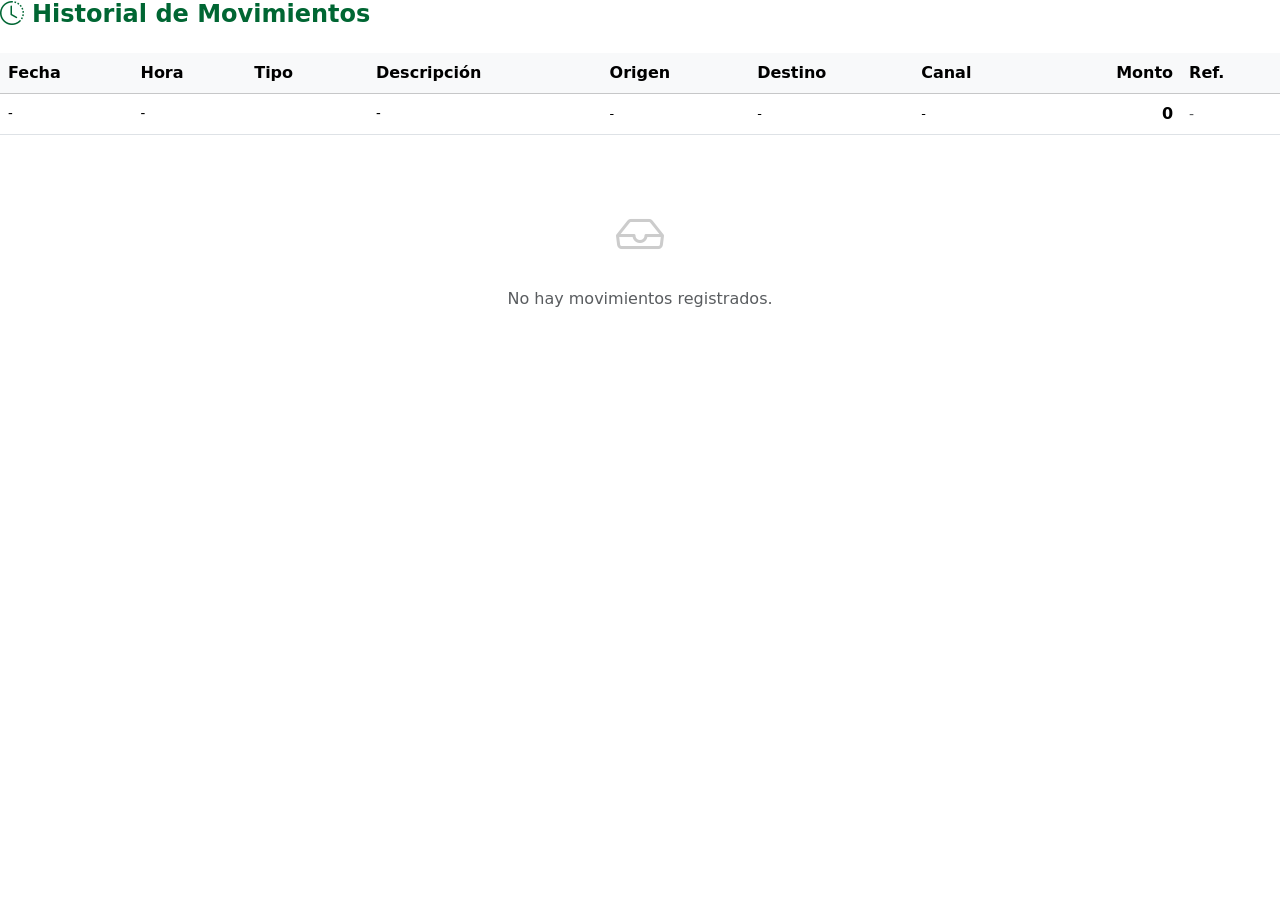
<file: mibanco-fixed/src/main/resources/templates/movimientos.html>
<!DOCTYPE html>
<html lang="es" xmlns:th="http://www.thymeleaf.org">
<head>
    <meta charset="UTF-8">
    <meta name="viewport" content="width=device-width, initial-scale=1.0">
    <title>Movimientos | MiBanco Perú</title>
    <link href="https://cdn.jsdelivr.net/npm/bootstrap@5.3.2/dist/css/bootstrap.min.css" rel="stylesheet">
    <link rel="stylesheet" href="https://cdn.jsdelivr.net/npm/bootstrap-icons@1.11.3/font/bootstrap-icons.min.css">
    <link th:href="@{/css/mibanco.css}" rel="stylesheet">
</head>
<body>
<div th:replace="~{fragments/layout :: navbar}"></div>
<div class="main-content">
    <h4 style="font-weight:800; color:#006633;" class="mb-4"><i class="bi bi-clock-history me-2"></i>Historial de Movimientos</h4>
    <div class="mb-card">
        <div th:if="${movimientos != null and !movimientos.isEmpty()}">
            <div class="table-responsive">
                <table class="table table-hover align-middle">
                    <thead class="table-light">
                        <tr><th>Fecha</th><th>Hora</th><th>Tipo</th><th>Descripción</th><th>Origen</th><th>Destino</th><th>Canal</th><th class="text-end">Monto</th><th>Ref.</th></tr>
                    </thead>
                    <tbody>
                    <tr th:each="tx : ${movimientos}">
                        <td style="font-size:0.83rem;" th:text="${tx.fecha}">-</td>
                        <td style="font-size:0.83rem;" th:text="${tx.hora}">-</td>
                        <td>
                            <span class="badge"
                                  th:classappend="${tx.tipo.name() == 'DEPOSITO' ? 'bg-success' :
                                                  (tx.tipo.name() == 'RETIRO' ? 'bg-danger' :
                                                  (tx.tipo.name() == 'TRANSFERENCIA' ? 'bg-primary' :
                                                  (tx.tipo.name() == 'YAPA' ? 'bg-purple' : 'bg-secondary')))}"
                                  th:text="${tx.tipo.name()}">TIPO</span>
                        </td>
                        <td style="font-size:0.83rem;" th:text="${tx.descripcion}">-</td>
                        <td style="font-size:0.8rem;" th:text="${tx.cuentaOrigen?.numeroCuenta ?: '-'}">-</td>
                        <td style="font-size:0.8rem;" th:text="${tx.cuentaDestino?.numeroCuenta ?: '-'}">-</td>
                        <td style="font-size:0.8rem;" th:text="${tx.canal}">-</td>
                        <td class="text-end fw-bold"
                            th:classappend="${tx.tipo.name() == 'DEPOSITO' ? 'text-success' : 'text-danger'}"
                            th:text="${(tx.tipo.name() == 'DEPOSITO' ? '+' : '-') + 'S/ ' + #numbers.formatDecimal(tx.monto, 1, 'COMMA', 2, 'POINT')}">0</td>
                        <td><small class="text-muted" th:text="${tx.referencia}">-</small></td>
                    </tr>
                    </tbody>
                </table>
            </div>
        </div>
        <div th:if="${movimientos == null or movimientos.isEmpty()}" class="text-center text-muted py-5">
            <i class="bi bi-inbox" style="font-size:3rem; color:#ccc;"></i>
            <p class="mt-3">No hay movimientos registrados.</p>
        </div>
    </div>
</div>
<script src="https://cdn.jsdelivr.net/npm/bootstrap@5.3.2/dist/js/bootstrap.bundle.min.js"></script>
</body>
</html>
</file>
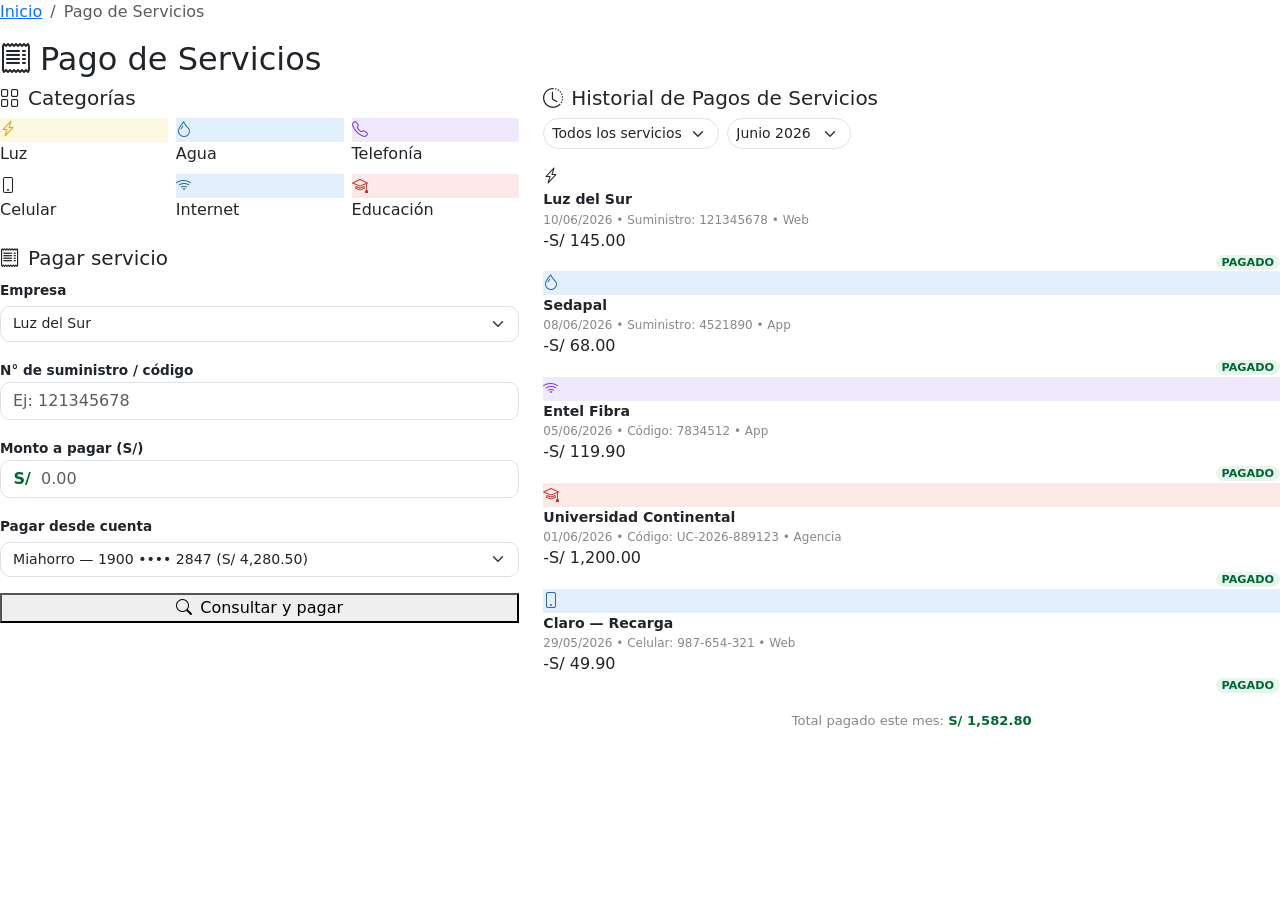
<file: mibanco-fixed/src/main/resources/templates/pagos.html>
<!DOCTYPE html>
<html lang="es" xmlns:th="http://www.thymeleaf.org">
<head>
    <meta charset="UTF-8"><meta name="viewport" content="width=device-width, initial-scale=1.0">
    <title>Pago de Servicios | MiBanco Perú</title>
    <link href="https://cdn.jsdelivr.net/npm/bootstrap@5.3.2/dist/css/bootstrap.min.css" rel="stylesheet">
    <link rel="stylesheet" href="https://cdn.jsdelivr.net/npm/bootstrap-icons@1.11.3/font/bootstrap-icons.min.css">
    <link th:href="@{/css/mibanco.css}" rel="stylesheet">
</head>
<body>
<div th:replace="~{fragments/layout :: navbar}"></div>
<div class="main-content">
    <div class="page-header">
        <nav aria-label="breadcrumb"><ol class="breadcrumb">
            <li class="breadcrumb-item"><a href="/dashboard" class="text-green">Inicio</a></li>
            <li class="breadcrumb-item active">Pago de Servicios</li>
        </ol></nav>
        <h2><i class="bi bi-receipt me-2"></i>Pago de Servicios</h2>
    </div>

    <div class="row g-4">
        <div class="col-lg-5">
            <!-- Service categories -->
            <div class="mb-card mb-4">
                <div class="mb-card-header">
                    <h5><i class="bi bi-grid me-2 text-green"></i>Categorías</h5>
                </div>
                <div class="row g-2">
                    <div class="col-4">
                        <div class="quick-action" onclick="selectServicio('luz','Luz del Sur','LUZ-','S/ 145.00')">
                            <div class="qa-icon" style="background:#fdf8e1; color:#d4a914;"><i class="bi bi-lightning-charge"></i></div>
                            <span>Luz</span>
                        </div>
                    </div>
                    <div class="col-4">
                        <div class="quick-action" onclick="selectServicio('agua','Sedapal','AGU-','S/ 68.00')">
                            <div class="qa-icon" style="background:#e3f0fb; color:#2d6a9f;"><i class="bi bi-droplet"></i></div>
                            <span>Agua</span>
                        </div>
                    </div>
                    <div class="col-4">
                        <div class="quick-action" onclick="selectServicio('telefonia','Movistar','TEL-','S/ 89.90')">
                            <div class="qa-icon" style="background:#f0e8fb; color:#7c3aed;"><i class="bi bi-telephone"></i></div>
                            <span>Telefonía</span>
                        </div>
                    </div>
                    <div class="col-4">
                        <div class="quick-action" onclick="selectServicio('celular','Claro','CEL-','S/ 49.90')">
                            <div class="qa-icon"><i class="bi bi-phone"></i></div>
                            <span>Celular</span>
                        </div>
                    </div>
                    <div class="col-4">
                        <div class="quick-action" onclick="selectServicio('internet','Entel Fibra','INT-','S/ 119.90')">
                            <div class="qa-icon" style="background:#e3f0fb; color:#2d6a9f;"><i class="bi bi-wifi"></i></div>
                            <span>Internet</span>
                        </div>
                    </div>
                    <div class="col-4">
                        <div class="quick-action" onclick="selectServicio('educacion','Universidad','EDU-','S/ 1,200.00')">
                            <div class="qa-icon" style="background:#fde8e8; color:#c0392b;"><i class="bi bi-mortarboard"></i></div>
                            <span>Educación</span>
                        </div>
                    </div>
                </div>
            </div>

            <!-- Payment form -->
            <div class="mb-card" id="formServicio">
                <div class="mb-card-header">
                    <h5><i class="bi bi-receipt me-2 text-green"></i>Pagar servicio</h5>
                </div>
                <div class="mb-3">
                    <label style="font-size:0.85rem; font-weight:600;">Empresa</label>
                    <select class="form-select mt-1" id="selectEmpresa" style="border-radius:10px; font-size:0.88rem;">
                        <option>Luz del Sur</option>
                        <option>Enel Distribución</option>
                        <option>Sedapal</option>
                        <option>EPS Junín</option>
                        <option>Movistar Hogar</option>
                        <option>Claro</option>
                        <option>Entel Fibra</option>
                        <option>Bitel</option>
                        <option>UNCP Huancayo</option>
                        <option>Universidad Continental</option>
                    </select>
                </div>
                <div class="mb-3">
                    <label style="font-size:0.85rem; font-weight:600;">N° de suministro / código</label>
                    <input type="text" class="form-control" id="numSuministro" style="border-radius:10px;" placeholder="Ej: 121345678">
                </div>
                <div class="mb-3">
                    <label style="font-size:0.85rem; font-weight:600;">Monto a pagar (S/)</label>
                    <div class="position-relative">
                        <span style="position:absolute; left:0.85rem; top:50%; transform:translateY(-50%); font-weight:700; color:#006633;">S/</span>
                        <input type="number" class="form-control" id="montoPago" style="padding-left:2.5rem; border-radius:10px;" placeholder="0.00">
                    </div>
                </div>
                <div class="mb-3">
                    <label style="font-size:0.85rem; font-weight:600;">Pagar desde cuenta</label>
                    <select class="form-select mt-1" style="border-radius:10px; font-size:0.88rem;">
                        <option>Miahorro — 1900 •••• 2847 (S/ 4,280.50)</option>
                        <option>Full Ahorro — 1900 •••• 5612</option>
                    </select>
                </div>
                <button class="btn-mibanco w-100" onclick="consultarServicio()">
                    <i class="bi bi-search me-2"></i>Consultar y pagar
                </button>
            </div>
        </div>

        <!-- Historial pagos -->
        <div class="col-lg-7">
            <div class="mb-card">
                <div class="mb-card-header">
                    <h5><i class="bi bi-clock-history me-2 text-green"></i>Historial de Pagos de Servicios</h5>
                </div>

                <!-- Filter -->
                <div class="d-flex gap-2 mb-3 flex-wrap">
                    <select class="form-select form-select-sm" style="width:auto; border-radius:20px;">
                        <option>Todos los servicios</option>
                        <option>Luz</option><option>Agua</option>
                        <option>Teléfono</option><option>Internet</option>
                    </select>
                    <select class="form-select form-select-sm" style="width:auto; border-radius:20px;">
                        <option>Junio 2026</option>
                        <option>Mayo 2026</option>
                        <option>Abril 2026</option>
                    </select>
                </div>

                <div id="historialServicios">
                    <div class="tx-item">
                        <div class="tx-icon payment"><i class="bi bi-lightning-charge"></i></div>
                        <div class="flex-grow-1">
                            <div style="font-weight:600; font-size:0.88rem;">Luz del Sur</div>
                            <div style="font-size:0.75rem; color:#888;">10/06/2026 • Suministro: 121345678 • Web</div>
                        </div>
                        <div>
                            <div class="tx-amount-neg">-S/ 145.00</div>
                            <div style="font-size:0.7rem; text-align:right; margin-top:2px;">
                                <span style="background:#e8f5ee; color:#006633; padding:1px 6px; border-radius:10px; font-weight:600;">PAGADO</span>
                            </div>
                        </div>
                    </div>
                    <div class="tx-item">
                        <div class="tx-icon payment" style="background:#e3f0fb; color:#2d6a9f;"><i class="bi bi-droplet"></i></div>
                        <div class="flex-grow-1">
                            <div style="font-weight:600; font-size:0.88rem;">Sedapal</div>
                            <div style="font-size:0.75rem; color:#888;">08/06/2026 • Suministro: 4521890 • App</div>
                        </div>
                        <div>
                            <div class="tx-amount-neg">-S/ 68.00</div>
                            <div style="font-size:0.7rem; text-align:right; margin-top:2px;">
                                <span style="background:#e8f5ee; color:#006633; padding:1px 6px; border-radius:10px; font-weight:600;">PAGADO</span>
                            </div>
                        </div>
                    </div>
                    <div class="tx-item">
                        <div class="tx-icon" style="background:#f0e8fb; color:#7c3aed;"><i class="bi bi-wifi"></i></div>
                        <div class="flex-grow-1">
                            <div style="font-weight:600; font-size:0.88rem;">Entel Fibra</div>
                            <div style="font-size:0.75rem; color:#888;">05/06/2026 • Código: 7834512 • App</div>
                        </div>
                        <div>
                            <div class="tx-amount-neg">-S/ 119.90</div>
                            <div style="font-size:0.7rem; text-align:right; margin-top:2px;">
                                <span style="background:#e8f5ee; color:#006633; padding:1px 6px; border-radius:10px; font-weight:600;">PAGADO</span>
                            </div>
                        </div>
                    </div>
                    <div class="tx-item">
                        <div class="tx-icon payment" style="background:#fde8e8; color:#c0392b;"><i class="bi bi-mortarboard"></i></div>
                        <div class="flex-grow-1">
                            <div style="font-weight:600; font-size:0.88rem;">Universidad Continental</div>
                            <div style="font-size:0.75rem; color:#888;">01/06/2026 • Código: UC-2026-889123 • Agencia</div>
                        </div>
                        <div>
                            <div class="tx-amount-neg">-S/ 1,200.00</div>
                            <div style="font-size:0.7rem; text-align:right; margin-top:2px;">
                                <span style="background:#e8f5ee; color:#006633; padding:1px 6px; border-radius:10px; font-weight:600;">PAGADO</span>
                            </div>
                        </div>
                    </div>
                    <div class="tx-item">
                        <div class="tx-icon" style="background:#e3f0fb; color:#2d6a9f;"><i class="bi bi-phone"></i></div>
                        <div class="flex-grow-1">
                            <div style="font-weight:600; font-size:0.88rem;">Claro — Recarga</div>
                            <div style="font-size:0.75rem; color:#888;">29/05/2026 • Celular: 987-654-321 • Web</div>
                        </div>
                        <div>
                            <div class="tx-amount-neg">-S/ 49.90</div>
                            <div style="font-size:0.7rem; text-align:right; margin-top:2px;">
                                <span style="background:#e8f5ee; color:#006633; padding:1px 6px; border-radius:10px; font-weight:600;">PAGADO</span>
                            </div>
                        </div>
                    </div>
                </div>

                <div style="text-align:center; margin-top:1rem;">
                    <div style="font-size:0.82rem; color:#888;">Total pagado este mes: <strong style="color:#006633;">S/ 1,582.80</strong></div>
                </div>
            </div>
        </div>
    </div>
</div>

<!-- Modal consulta servicio -->
<div class="modal fade" id="modalConsulta" tabindex="-1">
    <div class="modal-dialog modal-dialog-centered">
        <div class="modal-content" style="border-radius:16px; border:none;">
            <div class="modal-header" style="background:#006633; color:#fff; border-radius:16px 16px 0 0;">
                <h5 class="modal-title" id="modalServTitulo">Pagar servicio</h5>
                <button type="button" class="btn-close btn-close-white" data-bs-dismiss="modal"></button>
            </div>
            <div class="modal-body">
                <div style="background:#f8fdf9; border-radius:12px; padding:1rem; font-size:0.85rem; margin-bottom:1rem;">
                    <div class="d-flex justify-content-between mb-2">
                        <span style="color:#888;">Empresa</span><strong id="mServEmpresa">—</strong>
                    </div>
                    <div class="d-flex justify-content-between mb-2">
                        <span style="color:#888;">N° Suministro</span><strong id="mServCodigo">—</strong>
                    </div>
                    <div class="d-flex justify-content-between mb-2">
                        <span style="color:#888;">Período</span><strong>Junio 2026</strong>
                    </div>
                    <hr style="border-color:#e0ece5;">
                    <div class="d-flex justify-content-between">
                        <span style="font-weight:700;">Monto a pagar</span>
                        <strong style="font-size:1.2rem; color:#006633;" id="mServMonto">S/ 0.00</strong>
                    </div>
                </div>
                <div style="background:#e8f5ee; border-radius:10px; padding:0.75rem; font-size:0.8rem;">
                    <i class="bi bi-shield-check me-1 text-green"></i>
                    Pago seguro. Recibirás confirmación por SMS y email.
                </div>
            </div>
            <div class="modal-footer">
                <button class="btn-mibanco-outline" data-bs-dismiss="modal">Cancelar</button>
                <button class="btn-mibanco" onclick="ejecutarPagoServicio()">Confirmar Pago</button>
            </div>
        </div>
    </div>
</div>

<div class="modal fade" id="modalServExito" tabindex="-1">
    <div class="modal-dialog modal-dialog-centered">
        <div class="modal-content" style="border-radius:16px; border:none;">
            <div class="modal-body text-center py-4">
                <div style="width:70px; height:70px; background:#e8f5ee; border-radius:50%; display:flex; align-items:center; justify-content:center; margin:0 auto 1rem; font-size:2rem; color:#006633;">✓</div>
                <h5 style="font-weight:700; color:#006633;">¡Pago exitoso!</h5>
                <p style="color:#888; font-size:0.88rem;" id="servExitoMsg">Tu pago se realizó correctamente.</p>
                <div style="background:#e8f5ee; border-radius:10px; padding:0.75rem; font-size:0.82rem; margin:1rem 0;">
                    <strong>Referencia: </strong><span id="servRef">MB-2026-XXXX</span>
                </div>
                <button class="btn-mibanco" data-bs-dismiss="modal">Aceptar</button>
            </div>
        </div>
    </div>
</div>

<div th:replace="~{fragments/layout :: footer}"></div>
<script src="https://cdn.jsdelivr.net/npm/bootstrap@5.3.2/dist/js/bootstrap.bundle.min.js"></script>
<script>
function selectServicio(tipo, empresa, prefijo, monto) {
    document.getElementById('selectEmpresa').value = empresa;
    document.getElementById('numSuministro').value = prefijo + Math.floor(Math.random()*9000000+1000000);
    document.getElementById('montoPago').value = parseFloat(monto.replace('S/ ','').replace(',',''));
}

function consultarServicio() {
    const empresa = document.getElementById('selectEmpresa').value;
    const codigo = document.getElementById('numSuministro').value;
    const monto = document.getElementById('montoPago').value;
    if (!codigo || !monto) { alert('Completa todos los campos'); return; }
    document.getElementById('mServEmpresa').textContent = empresa;
    document.getElementById('mServCodigo').textContent = codigo;
    document.getElementById('mServMonto').textContent = 'S/ ' + parseFloat(monto).toFixed(2);
    document.getElementById('modalServTitulo').textContent = 'Pagar — ' + empresa;
    new bootstrap.Modal(document.getElementById('modalConsulta')).show();
}

function ejecutarPagoServicio() {
    const ref = 'MB-' + new Date().getFullYear() + '-' + Math.floor(Math.random()*9000+1000);
    bootstrap.Modal.getInstance(document.getElementById('modalConsulta')).hide();
    document.getElementById('servExitoMsg').textContent = 'Tu pago a ' + document.getElementById('mServEmpresa').textContent + ' fue registrado.';
    document.getElementById('servRef').textContent = ref;
    setTimeout(() => new bootstrap.Modal(document.getElementById('modalServExito')).show(), 300);
}
</script>
</body>
</html>
</file>
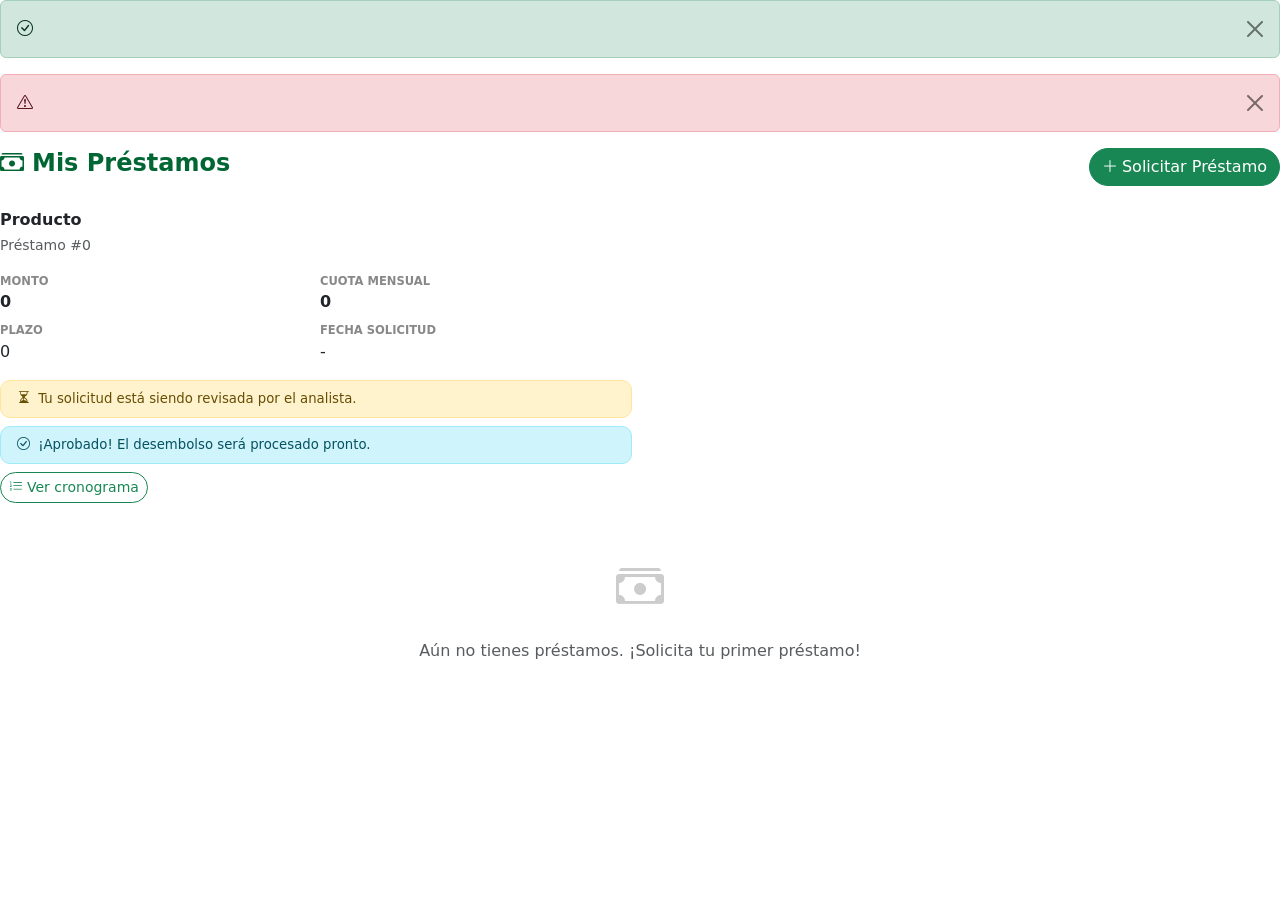
<file: mibanco-fixed/src/main/resources/templates/prestamos.html>
<!DOCTYPE html>
<html lang="es" xmlns:th="http://www.thymeleaf.org">
<head>
    <meta charset="UTF-8">
    <meta name="viewport" content="width=device-width, initial-scale=1.0">
    <title>Préstamos | MiBanco Perú</title>
    <link href="https://cdn.jsdelivr.net/npm/bootstrap@5.3.2/dist/css/bootstrap.min.css" rel="stylesheet">
    <link rel="stylesheet" href="https://cdn.jsdelivr.net/npm/bootstrap-icons@1.11.3/font/bootstrap-icons.min.css">
    <link th:href="@{/css/mibanco.css}" rel="stylesheet">
</head>
<body>
<div th:replace="~{fragments/layout :: navbar}"></div>
<div class="main-content">

    <div th:if="${exito}" class="alert alert-success alert-dismissible fade show">
        <i class="bi bi-check-circle me-2"></i><span th:text="${exito}"></span>
        <button type="button" class="btn-close" data-bs-dismiss="alert"></button>
    </div>
    <div th:if="${error}" class="alert alert-danger alert-dismissible fade show">
        <i class="bi bi-exclamation-triangle me-2"></i><span th:text="${error}"></span>
        <button type="button" class="btn-close" data-bs-dismiss="alert"></button>
    </div>

    <div class="d-flex justify-content-between align-items-center mb-4">
        <h4 style="font-weight:800; color:#006633;"><i class="bi bi-cash-stack me-2"></i>Mis Préstamos</h4>
        <button class="btn btn-success" style="border-radius:20px;" data-bs-toggle="modal" data-bs-target="#modalSolicitar">
            <i class="bi bi-plus-lg me-1"></i>Solicitar Préstamo
        </button>
    </div>

    <!-- Lista de préstamos -->
    <div th:if="${prestamos != null and !prestamos.isEmpty()}">
        <div class="row g-3">
            <div class="col-md-6" th:each="p : ${prestamos}">
                <div class="mb-card h-100">
                    <div class="d-flex justify-content-between align-items-start mb-3">
                        <div>
                            <h6 class="fw-bold mb-1" th:text="${p.producto.nombre}">Producto</h6>
                            <small class="text-muted">Préstamo #<span th:text="${p.id}">0</span></small>
                        </div>
                        <span class="badge fs-6"
                              th:classappend="${p.estado.name() == 'PENDIENTE' ? 'bg-warning text-dark' :
                                              (p.estado.name() == 'APROBADO' ? 'bg-info' :
                                              (p.estado.name() == 'DESEMBOLSADO' ? 'bg-success' :
                                              (p.estado.name() == 'MOROSO' ? 'bg-danger' : 'bg-secondary')))}"
                              th:text="${p.estado.name()}">ESTADO</span>
                    </div>
                    <div class="row g-2 mb-3">
                        <div class="col-6">
                            <div style="font-size:0.72rem; color:#888; text-transform:uppercase; font-weight:600;">Monto</div>
                            <div class="fw-bold" th:text="${'S/ ' + #numbers.formatDecimal(p.montoTotal, 1, 'COMMA', 2, 'POINT')}">0</div>
                        </div>
                        <div class="col-6">
                            <div style="font-size:0.72rem; color:#888; text-transform:uppercase; font-weight:600;">Cuota mensual</div>
                            <div class="fw-bold" th:text="${'S/ ' + #numbers.formatDecimal(p.cuotaMensual, 1, 'COMMA', 2, 'POINT')}">0</div>
                        </div>
                        <div class="col-6">
                            <div style="font-size:0.72rem; color:#888; text-transform:uppercase; font-weight:600;">Plazo</div>
                            <div th:text="${p.plazoMeses} + ' meses'">0</div>
                        </div>
                        <div class="col-6">
                            <div style="font-size:0.72rem; color:#888; text-transform:uppercase; font-weight:600;">Fecha solicitud</div>
                            <div th:text="${p.fechaSolicitud}">-</div>
                        </div>
                    </div>
                    <div th:if="${p.estado.name() == 'PENDIENTE'}" class="alert alert-warning py-2 mb-2" style="font-size:0.83rem; border-radius:10px;">
                        <i class="bi bi-hourglass-split me-1"></i> Tu solicitud está siendo revisada por el analista.
                    </div>
                    <div th:if="${p.estado.name() == 'APROBADO'}" class="alert alert-info py-2 mb-2" style="font-size:0.83rem; border-radius:10px;">
                        <i class="bi bi-check-circle me-1"></i> ¡Aprobado! El desembolso será procesado pronto.
                    </div>
                    <a th:if="${p.estado.name() == 'DESEMBOLSADO'}" th:href="@{/prestamos/{id}/cuotas(id=${p.id})}"
                       class="btn btn-sm btn-outline-success" style="border-radius:20px;">
                        <i class="bi bi-list-ol me-1"></i>Ver cronograma
                    </a>
                </div>
            </div>
        </div>
    </div>
    <div th:if="${prestamos == null or prestamos.isEmpty()}" class="text-center py-5 text-muted">
        <i class="bi bi-cash-stack" style="font-size:3rem; color:#ccc;"></i>
        <p class="mt-3">Aún no tienes préstamos. ¡Solicita tu primer préstamo!</p>
    </div>

    <!-- Modal solicitar préstamo -->
    <div class="modal fade" id="modalSolicitar" tabindex="-1">
        <div class="modal-dialog modal-lg">
            <div class="modal-content" style="border-radius:18px;">
                <div class="modal-header" style="background:linear-gradient(135deg,#006633,#009944); color:#fff; border-radius:18px 18px 0 0;">
                    <h5 class="modal-title"><i class="bi bi-cash-stack me-2"></i>Solicitar Préstamo</h5>
                    <button type="button" class="btn-close btn-close-white" data-bs-dismiss="modal"></button>
                </div>
                <form th:action="@{/prestamos/solicitar}" method="post">
                    <div class="modal-body p-4">
                        <div class="mb-3">
                            <label class="form-label fw-bold">Producto de préstamo</label>
                            <select class="form-select" name="productoId" id="selectProducto" onchange="actualizarInfo()" required>
                                <option value="">-- Selecciona un producto --</option>
                                <option th:each="prod : ${productos}"
                                        th:value="${prod.id}"
                                        th:text="${prod.nombre + ' — TCEA: ' + #numbers.formatDecimal(prod.tceaMaxima * 100, 1, 'COMMA', 2, 'POINT') + '%'}"
                                        th:data-tcea="${prod.tceaMaxima}"
                                        th:data-min="${prod.plazoMinimo}"
                                        th:data-max="${prod.plazoMaximo}">
                                </option>
                            </select>
                        </div>
                        <div class="row g-3">
                            <div class="col-md-6">
                                <label class="form-label fw-bold">Monto (S/)</label>
                                <input type="number" class="form-control" name="monto" id="inputMonto"
                                       min="100" step="100" required onchange="calcularCuota()">
                            </div>
                            <div class="col-md-6">
                                <label class="form-label fw-bold">Plazo (meses)</label>
                                <input type="number" class="form-control" name="plazoMeses" id="inputPlazo"
                                       min="1" required onchange="calcularCuota()">
                                <small id="infoPlazos" class="text-muted"></small>
                            </div>
                            <div class="col-md-6">
                                <label class="form-label fw-bold">Período de gracia (meses)</label>
                                <select class="form-select" name="periodoGracia">
                                    <option value="0">Sin período de gracia</option>
                                    <option value="1">1 mes</option>
                                    <option value="2">2 meses</option>
                                    <option value="3">3 meses</option>
                                </select>
                            </div>
                            <div class="col-md-6">
                                <div class="p-3" style="background:#f0faf4; border-radius:12px; border:1px solid #d4edda;">
                                    <div style="font-size:0.78rem; color:#888;">Cuota mensual estimada</div>
                                    <div id="cuotaEstimada" style="font-size:1.8rem; font-weight:800; color:#006633;">S/ 0.00</div>
                                </div>
                            </div>
                        </div>
                        <div class="alert alert-info mt-3" style="font-size:0.83rem; border-radius:10px;">
                            <i class="bi bi-info-circle me-1"></i>
                            Tu solicitud será revisada por un analista. Recibirás una notificación cuando sea procesada.
                        </div>
                    </div>
                    <div class="modal-footer">
                        <button type="button" class="btn btn-secondary" data-bs-dismiss="modal">Cancelar</button>
                        <button type="submit" class="btn btn-success" style="border-radius:20px;">
                            <i class="bi bi-send me-1"></i>Enviar Solicitud
                        </button>
                    </div>
                </form>
            </div>
        </div>
    </div>
</div>
<script src="https://cdn.jsdelivr.net/npm/bootstrap@5.3.2/dist/js/bootstrap.bundle.min.js"></script>
<script>
function actualizarInfo() {
    const sel = document.getElementById('selectProducto');
    const opt = sel.options[sel.selectedIndex];
    const min = opt.getAttribute('data-min');
    const max = opt.getAttribute('data-max');
    if (min && max) {
        document.getElementById('infoPlazos').textContent = 'Entre ' + min + ' y ' + max + ' meses';
        document.getElementById('inputPlazo').min = min;
        document.getElementById('inputPlazo').max = max;
    }
    calcularCuota();
}
function calcularCuota() {
    const sel = document.getElementById('selectProducto');
    const opt = sel.options[sel.selectedIndex];
    const tcea = parseFloat(opt.getAttribute('data-tcea') || 0);
    const monto = parseFloat(document.getElementById('inputMonto').value || 0);
    const plazo = parseInt(document.getElementById('inputPlazo').value || 0);
    if (tcea > 0 && monto > 0 && plazo > 0) {
        const i = tcea / 12;
        const cuota = monto * i / (1 - Math.pow(1 + i, -plazo));
        document.getElementById('cuotaEstimada').textContent = 'S/ ' + cuota.toFixed(2);
    }
}
</script>
</body>
</html>
</file>
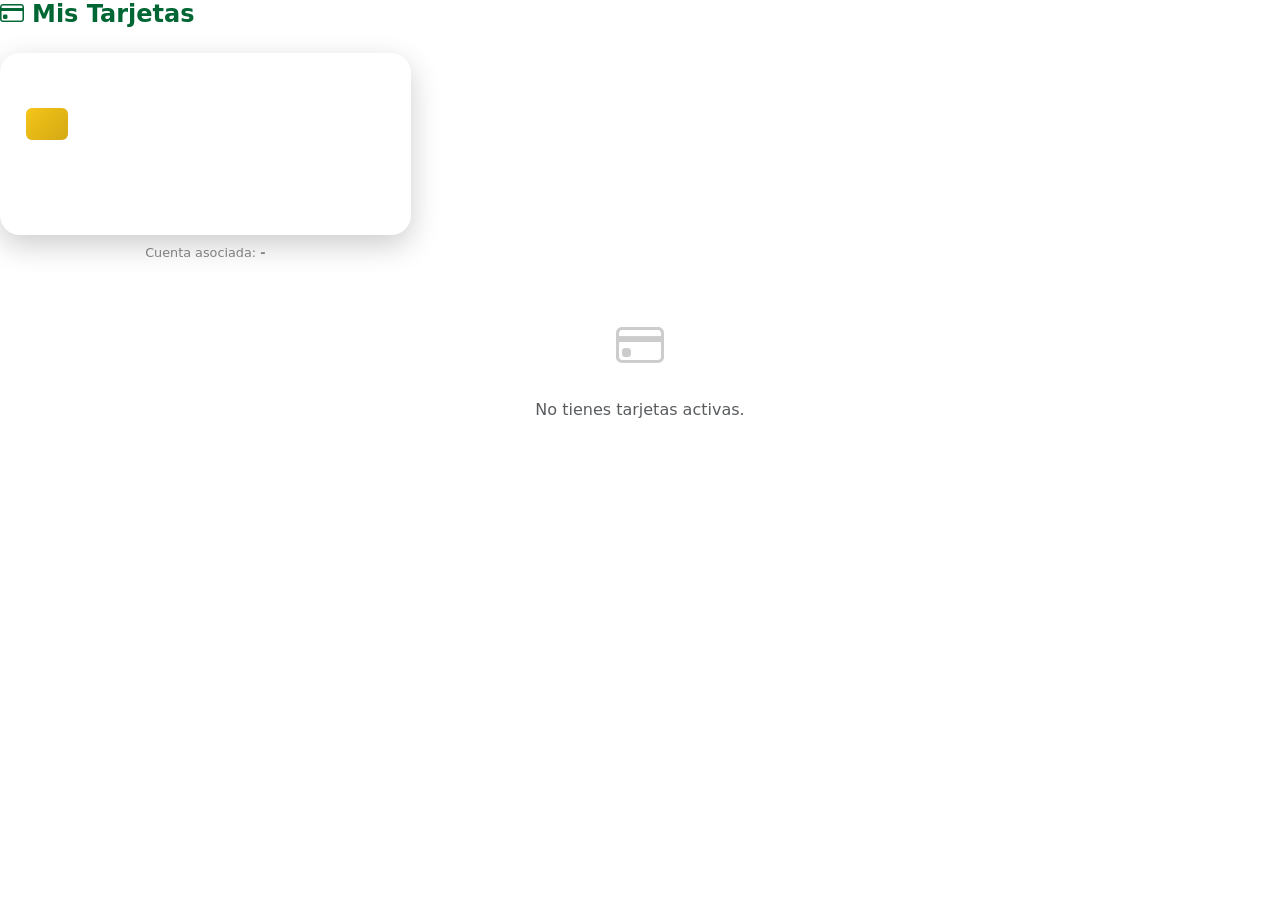
<file: mibanco-fixed/src/main/resources/templates/tarjetas.html>
<!DOCTYPE html>
<html lang="es" xmlns:th="http://www.thymeleaf.org">
<head>
    <meta charset="UTF-8"><meta name="viewport" content="width=device-width, initial-scale=1.0">
    <title>Tarjetas | MiBanco Perú</title>
    <link href="https://cdn.jsdelivr.net/npm/bootstrap@5.3.2/dist/css/bootstrap.min.css" rel="stylesheet">
    <link rel="stylesheet" href="https://cdn.jsdelivr.net/npm/bootstrap-icons@1.11.3/font/bootstrap-icons.min.css">
    <link th:href="@{/css/mibanco.css}" rel="stylesheet">
    <style>
        .tarjeta-debito  { background: linear-gradient(135deg, #006633 0%, #00a651 100%); }
        .tarjeta-credito { background: linear-gradient(135deg, #1a3a5c 0%, #2d6a9f 100%); }
    </style>
</head>
<body>
<div th:replace="~{fragments/layout :: navbar}"></div>
<div class="main-content">
    <h4 style="font-weight:800; color:#006633;" class="mb-4"><i class="bi bi-credit-card me-2"></i>Mis Tarjetas</h4>

    <div th:if="${tarjetas != null and !tarjetas.isEmpty()}">
        <div class="row g-4">
            <div class="col-md-6 col-lg-4" th:each="t : ${tarjetas}">
                <div th:class="${'tarjeta-' + t.tipo.name().toLowerCase()}"
                     style="border-radius:20px; padding:1.6rem; min-height:180px; position:relative; overflow:hidden; color:#fff; box-shadow:0 10px 30px rgba(0,0,0,0.2);">
                    <div style="font-size:0.72rem; opacity:0.75; text-transform:uppercase; letter-spacing:2px; margin-bottom:0.8rem;"
                         th:text="${'Tarjeta ' + t.tipo.name()}">TIPO</div>
                    <div style="width:42px; height:32px; border-radius:6px; background:linear-gradient(135deg,#F5C518,#d4a914); margin-bottom:0.8rem;"></div>
                    <div style="font-family:monospace; font-size:1.05rem; letter-spacing:3px; margin-bottom:0.8rem;"
                         th:text="${t.numeroEnmascarado}">**** **** **** ****</div>
                    <div style="font-size:0.75rem; opacity:0.75;">
                        Vence: <span th:text="${t.fechaVencimiento}">-</span>
                    </div>
                    <div style="position:absolute; bottom:1.2rem; right:1.4rem; font-size:1.4rem; font-weight:900; font-style:italic; opacity:0.9;">VISA</div>
                    <div style="position:absolute; top:1rem; right:1rem;">
                        <span class="badge"
                              th:classappend="${t.estado.name() == 'ACTIVA' ? 'bg-success' : 'bg-danger'}"
                              th:text="${t.estado.name()}">ACTIVA</span>
                    </div>
                </div>
                <div class="mt-2 text-center" style="font-size:0.8rem; color:#888;">
                    Cuenta asociada: <span class="fw-bold" th:text="${t.cuenta.numeroCuenta}">-</span>
                </div>
            </div>
        </div>
    </div>

    <div th:if="${tarjetas == null or tarjetas.isEmpty()}" class="text-center text-muted py-5">
        <i class="bi bi-credit-card" style="font-size:3rem; color:#ccc;"></i>
        <p class="mt-3">No tienes tarjetas activas.</p>
    </div>
</div>
<script src="https://cdn.jsdelivr.net/npm/bootstrap@5.3.2/dist/js/bootstrap.bundle.min.js"></script>
</body>
</html>
</file>
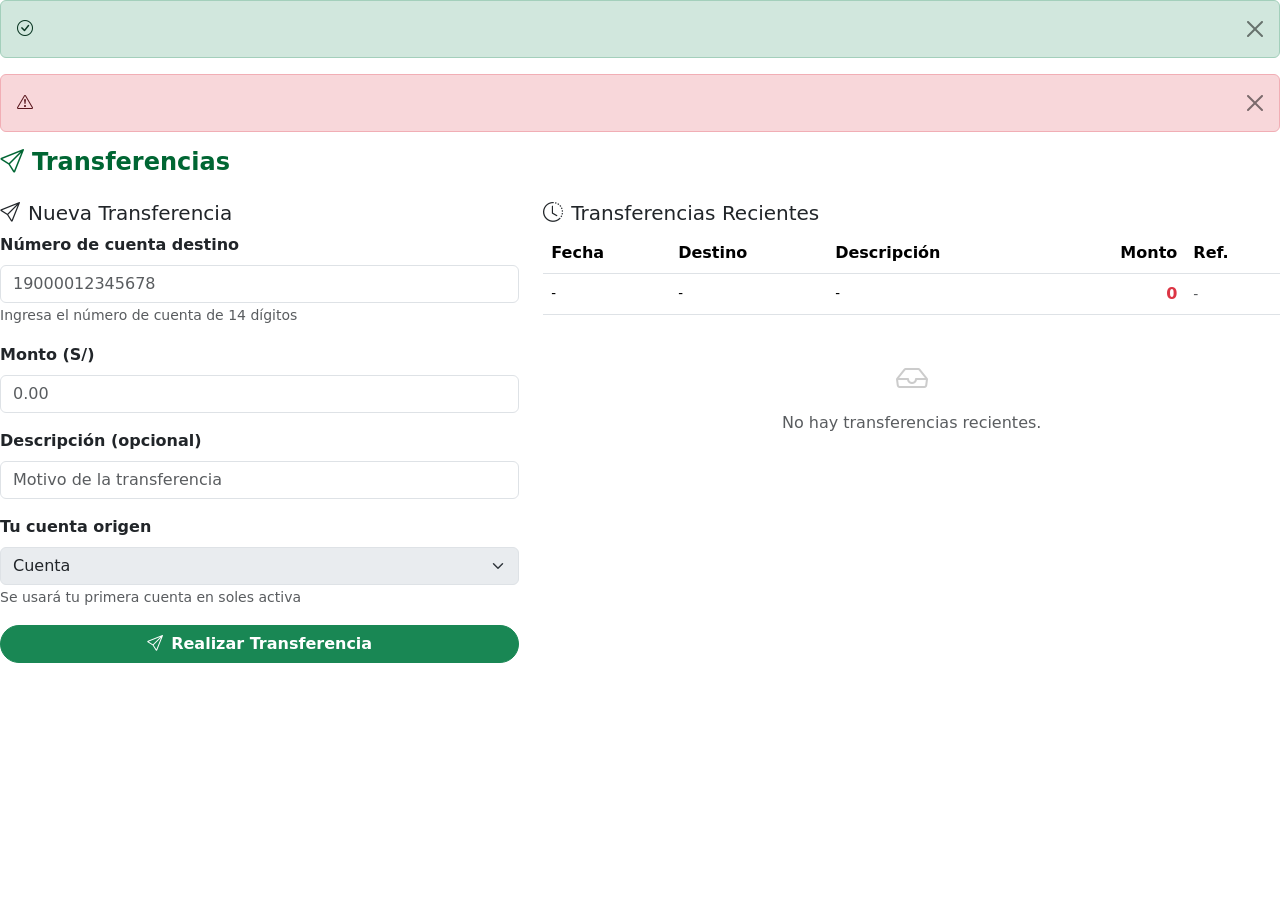
<file: mibanco-fixed/src/main/resources/templates/transferencias.html>
<!DOCTYPE html>
<html lang="es" xmlns:th="http://www.thymeleaf.org">
<head>
    <meta charset="UTF-8">
    <meta name="viewport" content="width=device-width, initial-scale=1.0">
    <title>Transferencias | MiBanco Perú</title>
    <link href="https://cdn.jsdelivr.net/npm/bootstrap@5.3.2/dist/css/bootstrap.min.css" rel="stylesheet">
    <link rel="stylesheet" href="https://cdn.jsdelivr.net/npm/bootstrap-icons@1.11.3/font/bootstrap-icons.min.css">
    <link th:href="@{/css/mibanco.css}" rel="stylesheet">
</head>
<body>
<div th:replace="~{fragments/layout :: navbar}"></div>
<div class="main-content">

    <div th:if="${exito}" class="alert alert-success alert-dismissible fade show">
        <i class="bi bi-check-circle me-2"></i><span th:text="${exito}"></span>
        <button type="button" class="btn-close" data-bs-dismiss="alert"></button>
    </div>
    <div th:if="${error}" class="alert alert-danger alert-dismissible fade show">
        <i class="bi bi-exclamation-triangle me-2"></i><span th:text="${error}"></span>
        <button type="button" class="btn-close" data-bs-dismiss="alert"></button>
    </div>

    <h4 style="font-weight:800; color:#006633;" class="mb-4"><i class="bi bi-send me-2"></i>Transferencias</h4>

    <div class="row g-4">
        <div class="col-lg-5">
            <div class="mb-card">
                <div class="mb-card-header"><h5><i class="bi bi-send me-2 text-green"></i>Nueva Transferencia</h5></div>
                <form th:action="@{/transferencias/realizar}" method="post">
                    <div class="mb-3">
                        <label class="form-label fw-bold">Número de cuenta destino</label>
                        <input type="text" class="form-control" name="numeroCuentaDest" placeholder="19000012345678" required>
                        <small class="text-muted">Ingresa el número de cuenta de 14 dígitos</small>
                    </div>
                    <div class="mb-3">
                        <label class="form-label fw-bold">Monto (S/)</label>
                        <input type="number" class="form-control" name="monto" min="1" step="0.01" placeholder="0.00" required>
                    </div>
                    <div class="mb-3">
                        <label class="form-label fw-bold">Descripción (opcional)</label>
                        <input type="text" class="form-control" name="descripcion" placeholder="Motivo de la transferencia">
                    </div>
                    <div class="mb-3">
                        <label class="form-label fw-bold">Tu cuenta origen</label>
                        <select class="form-select" disabled>
                            <option th:each="c : ${cuentas}" th:value="${c.id}"
                                    th:text="${c.producto + ' — ' + c.numeroCuenta + ' — S/ ' + c.saldo}">Cuenta</option>
                        </select>
                        <small class="text-muted">Se usará tu primera cuenta en soles activa</small>
                    </div>
                    <button type="submit" class="btn btn-success w-100" style="border-radius:50px; font-weight:700;">
                        <i class="bi bi-send me-2"></i>Realizar Transferencia
                    </button>
                </form>
            </div>
        </div>
        <div class="col-lg-7">
            <div class="mb-card">
                <div class="mb-card-header"><h5><i class="bi bi-clock-history me-2 text-green"></i>Transferencias Recientes</h5></div>
                <div th:if="${movimientos != null and !movimientos.isEmpty()}">
                    <div class="table-responsive">
                        <table class="table table-hover align-middle">
                            <thead><tr><th>Fecha</th><th>Destino</th><th>Descripción</th><th class="text-end">Monto</th><th>Ref.</th></tr></thead>
                            <tbody>
                            <tr th:each="tx : ${movimientos}">
                                <td style="font-size:0.83rem;" th:text="${tx.fecha}">-</td>
                                <td style="font-size:0.83rem;" th:text="${tx.cuentaDestino?.numeroCuenta ?: 'Externa'}">-</td>
                                <td style="font-size:0.83rem;" th:text="${tx.descripcion}">-</td>
                                <td class="text-end fw-bold text-danger" th:text="${'-S/ ' + #numbers.formatDecimal(tx.monto, 1, 'COMMA', 2, 'POINT')}">0</td>
                                <td><small class="text-muted" th:text="${tx.referencia}">-</small></td>
                            </tr>
                            </tbody>
                        </table>
                    </div>
                </div>
                <div th:if="${movimientos == null or movimientos.isEmpty()}" class="text-center text-muted py-4">
                    <i class="bi bi-inbox" style="font-size:2rem; color:#ccc;"></i>
                    <p class="mt-2">No hay transferencias recientes.</p>
                </div>
            </div>
        </div>
    </div>
</div>
<script src="https://cdn.jsdelivr.net/npm/bootstrap@5.3.2/dist/js/bootstrap.bundle.min.js"></script>
</body>
</html>
</file>
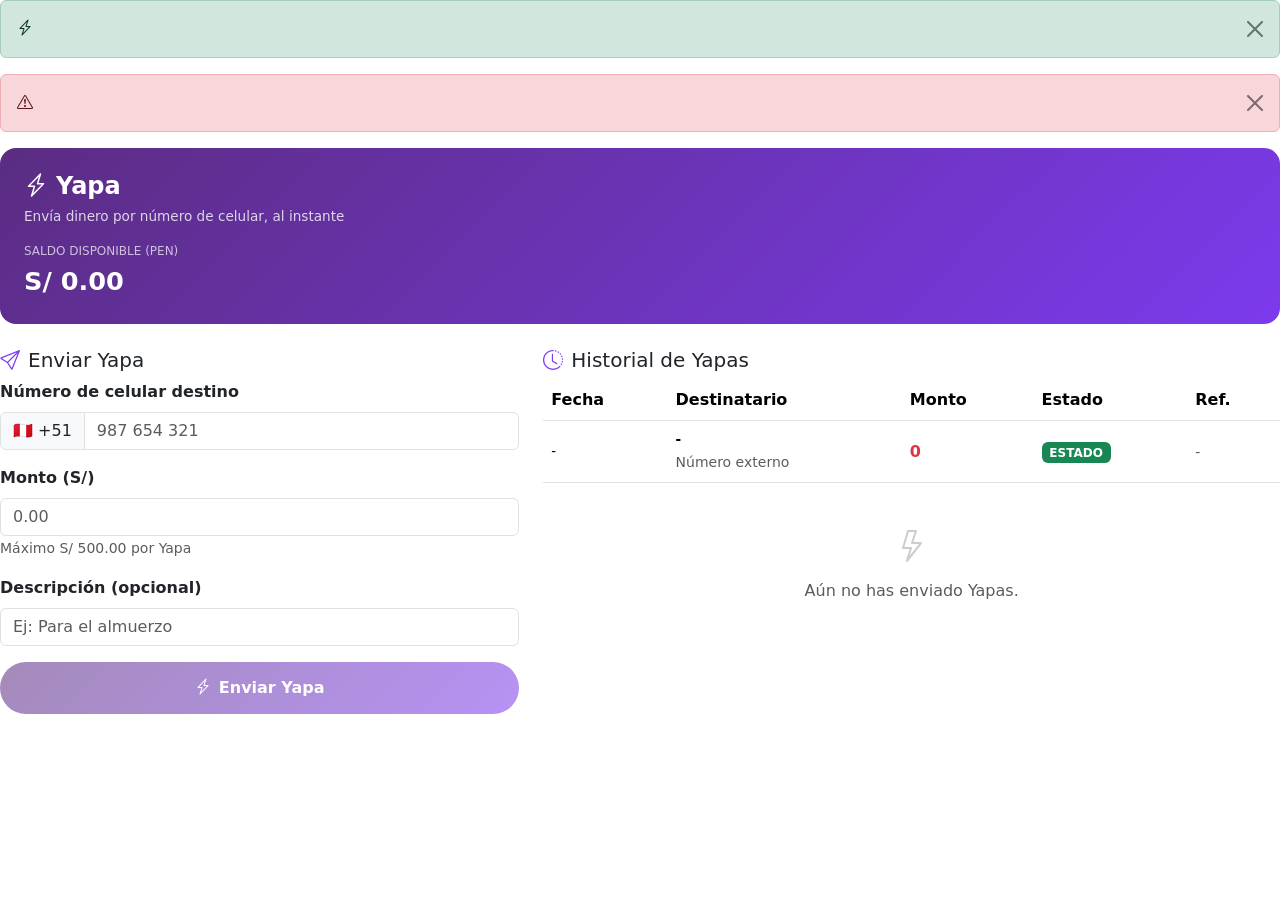
<file: mibanco-fixed/src/main/resources/templates/yapa.html>
<!DOCTYPE html>
<html lang="es" xmlns:th="http://www.thymeleaf.org">
<head>
    <meta charset="UTF-8">
    <meta name="viewport" content="width=device-width, initial-scale=1.0">
    <title>Yapa | MiBanco Perú</title>
    <link href="https://cdn.jsdelivr.net/npm/bootstrap@5.3.2/dist/css/bootstrap.min.css" rel="stylesheet">
    <link rel="stylesheet" href="https://cdn.jsdelivr.net/npm/bootstrap-icons@1.11.3/font/bootstrap-icons.min.css">
    <link th:href="@{/css/mibanco.css}" rel="stylesheet">
    <style>
        .yapa-header { background:linear-gradient(135deg,#5a2d82,#7c3aed); border-radius:16px; padding:1.5rem; color:#fff; margin-bottom:1.5rem; }
        .dest-card { border-radius:12px; padding:0.9rem 1.1rem; font-size:0.88rem; display:none; }
        .dest-ok   { background:#e8f5e9; border:1.5px solid #4caf50; color:#1b5e20; }
        .dest-err  { background:#fdecea; border:1.5px solid #ef5350; color:#b71c1c; }
        .dest-loading { background:#f3f3f3; border:1.5px dashed #aaa; color:#666; }
        #btnEnviarYapa:disabled { opacity:0.55; cursor:not-allowed; }
    </style>
</head>
<body>
<div th:replace="~{fragments/layout :: navbar}"></div>
<div class="main-content">

    <div th:if="${exito}" class="alert alert-success alert-dismissible fade show">
        <i class="bi bi-lightning-charge me-2"></i><span th:text="${exito}"></span>
        <button type="button" class="btn-close" data-bs-dismiss="alert"></button>
    </div>
    <div th:if="${error}" class="alert alert-danger alert-dismissible fade show">
        <i class="bi bi-exclamation-triangle me-2"></i><span th:text="${error}"></span>
        <button type="button" class="btn-close" data-bs-dismiss="alert"></button>
    </div>

    <div class="yapa-header">
        <h4 style="font-weight:800; margin:0;"><i class="bi bi-lightning-charge me-2"></i>Yapa</h4>
        <div style="font-size:0.85rem; opacity:0.8; margin-top:0.3rem;">Envía dinero por número de celular, al instante</div>
        <div style="margin-top:0.75rem;">
            <span style="font-size:0.75rem; opacity:0.7;">SALDO DISPONIBLE (PEN)</span>
            <div style="font-size:1.6rem; font-weight:800;">S/ <span th:text="${#numbers.formatDecimal(saldoDisponible, 1, 'COMMA', 2, 'POINT')}">0.00</span></div>
        </div>
    </div>

    <div class="row g-4">
        <!-- Formulario envío -->
        <div class="col-lg-5">
            <div class="mb-card">
                <div class="mb-card-header"><h5><i class="bi bi-send me-2" style="color:#7c3aed;"></i>Enviar Yapa</h5></div>
                <form th:action="@{/yapa/enviar}" method="post" id="formYapa">
                    <div class="mb-3">
                        <label class="form-label fw-bold">Número de celular destino</label>
                        <div class="input-group">
                            <span class="input-group-text">🇵🇪 +51</span>
                            <input type="tel" class="form-control" name="numeroDestino" id="celularYapa"
                                   maxlength="9" placeholder="987 654 321" required
                                   autocomplete="off">
                        </div>
                        <!-- Tarjeta de verificación del destinatario -->
                        <div id="destCard" class="dest-card mt-2">
                            <span id="destMsg"></span>
                        </div>
                    </div>
                    <div class="mb-3">
                        <label class="form-label fw-bold">Monto (S/)</label>
                        <input type="number" class="form-control" name="monto" id="montoYapa"
                               min="1" max="500" step="0.01" placeholder="0.00" required>
                        <small class="text-muted">Máximo S/ 500.00 por Yapa</small>
                    </div>
                    <div class="mb-3">
                        <label class="form-label fw-bold">Descripción (opcional)</label>
                        <input type="text" class="form-control" name="descripcion" placeholder="Ej: Para el almuerzo">
                    </div>
                    <button type="submit" id="btnEnviarYapa" disabled
                            style="width:100%; background:linear-gradient(135deg,#5a2d82,#7c3aed); color:#fff; font-weight:700; border:none; border-radius:50px; padding:0.85rem; font-size:1rem; cursor:pointer;">
                        <i class="bi bi-lightning-charge me-2"></i>Enviar Yapa
                    </button>
                </form>
            </div>
        </div>

        <!-- Historial yapas -->
        <div class="col-lg-7">
            <div class="mb-card">
                <div class="mb-card-header"><h5><i class="bi bi-clock-history me-2" style="color:#7c3aed;"></i>Historial de Yapas</h5></div>
                <div th:if="${yapas != null and !yapas.isEmpty()}">
                    <div class="table-responsive">
                        <table class="table table-hover align-middle">
                            <thead><tr><th>Fecha</th><th>Destinatario</th><th>Monto</th><th>Estado</th><th>Ref.</th></tr></thead>
                            <tbody>
                            <tr th:each="y : ${yapas}">
                                <td style="font-size:0.83rem;" th:text="${#temporals.format(y.fecha, 'dd/MM/yyyy HH:mm')}">-</td>
                                <td>
                                    <div class="fw-bold" style="font-size:0.85rem;" th:text="${y.numeroDestino}">-</div>
                                    <small class="text-muted" th:if="${y.clienteDestino != null}"
                                           th:text="${y.clienteDestino.nombreDisplay}"></small>
                                    <small class="text-muted" th:if="${y.clienteDestino == null}">Número externo</small>
                                </td>
                                <td class="fw-bold text-danger" th:text="${'-S/ ' + #numbers.formatDecimal(y.monto, 1, 'COMMA', 2, 'POINT')}">0</td>
                                <td><span class="badge bg-success" th:text="${y.estado.name()}">ESTADO</span></td>
                                <td><small class="text-muted" th:text="${y.referencia}">-</small></td>
                            </tr>
                            </tbody>
                        </table>
                    </div>
                </div>
                <div th:if="${yapas == null or yapas.isEmpty()}" class="text-center text-muted py-4">
                    <i class="bi bi-lightning" style="font-size:2rem; color:#ccc;"></i>
                    <p class="mt-2">Aún no has enviado Yapas.</p>
                </div>
            </div>
        </div>
    </div>
</div>
<script src="https://cdn.jsdelivr.net/npm/bootstrap@5.3.2/dist/js/bootstrap.bundle.min.js"></script>
<script>
(function () {
    const input   = document.getElementById('celularYapa');
    const card    = document.getElementById('destCard');
    const msg     = document.getElementById('destMsg');
    const btnEnviar = document.getElementById('btnEnviarYapa');
    let debounce  = null;

    function mostrar(tipo, texto) {
        card.className = 'dest-card mt-2 ' + tipo;
        card.style.display = 'block';
        msg.innerHTML = texto;
    }

    function limpiar() {
        card.style.display = 'none';
        btnEnviar.disabled = true;
    }

    input.addEventListener('input', function () {
        clearTimeout(debounce);
        const num = this.value.replace(/\D/g, '');
        if (num.length < 9) { limpiar(); return; }

        mostrar('dest-loading', '<i class="bi bi-hourglass-split me-1"></i> Verificando número...');
        btnEnviar.disabled = true;

        debounce = setTimeout(function () {
            fetch('/yapa/verificar?numero=' + encodeURIComponent(num))
                .then(r => r.json())
                .then(data => {
                    if (data.encontrado) {
                        if (data.estado === 'ACTIVO') {
                            mostrar('dest-ok',
                                '<i class="bi bi-person-check-fill me-1"></i> <strong>' + data.nombre + '</strong> — Cliente Mibanco ✓');
                            btnEnviar.disabled = false;
                        } else {
                            mostrar('dest-err',
                                '<i class="bi bi-person-x-fill me-1"></i> El cliente existe pero su cuenta está <strong>' + data.estado + '</strong>');
                            btnEnviar.disabled = true;
                        }
                    } else {
                        mostrar('dest-err',
                            '<i class="bi bi-exclamation-triangle-fill me-1"></i> ' + data.mensaje);
                        btnEnviar.disabled = true;
                    }
                })
                .catch(() => {
                    mostrar('dest-err', '<i class="bi bi-wifi-off me-1"></i> Error al verificar');
                    btnEnviar.disabled = true;
                });
        }, 500);
    });
})();
</script>
</body>
</html>
</file>
